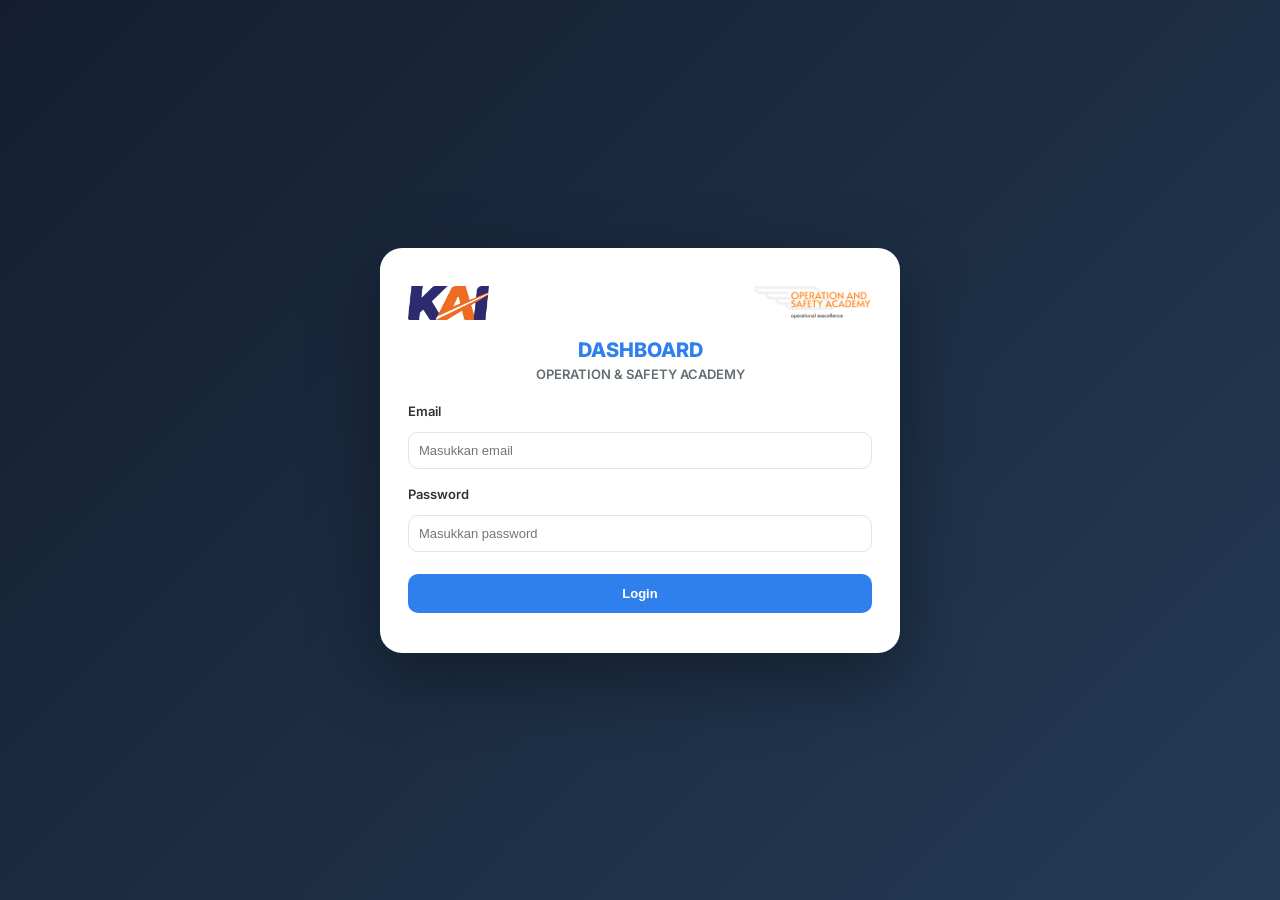
<file: index.html>
<!DOCTYPE html>
<html lang="id">
<head>
<meta charset="UTF-8">
<title>Login | Dashboard OSA</title>
<meta name="viewport" content="width=device-width, initial-scale=1.0">

<!-- CSS DASHBOARD (LOGIN STYLE ADA DI PALING BAWAH) -->
<link rel="stylesheet" href="css/style.css">

<!-- FONT -->
<link href="https://fonts.googleapis.com/css2?family=Inter:wght@400;600;700;800&display=swap" rel="stylesheet">
</head>

<body class="login-page">

<div class="container">

    <div class="card">

        <!-- LOGO -->
        <div class="logo-area">
            <img src="assets/kai.png" alt="Logo KAI">
            <img src="assets/operation.png" alt="OSA">
        </div>

        <!-- HEADER -->
        <div class="header">
            <h1>DASHBOARD</h1>
            <p>OPERATION & SAFETY ACADEMY</p>
        </div>

        <!-- EMAIL -->
        <div class="field">
            <label>Email</label>
            <div class="input-group" id="emailGroup">
                <input type="email" id="email" placeholder="Masukkan email">
                <span class="icon"></span>
            </div>
        </div>

        <!-- PASSWORD -->
        <div class="field">
            <label>Password</label>
            <div class="input-group" id="passwordGroup">
                <input type="password" id="password" placeholder="Masukkan password">
                <span class="icon"></span>
            </div>
        </div>

        <!-- BUTTON -->
        <div class="nav">
            <button onclick="login()">Login</button>
        </div>

        <!-- ERROR MESSAGE -->
        <div id="errorMsg"></div>

    </div>

</div>

<!-- SCRIPT -->
<script src="js/login.js"></script>

</body>
</html>
</file>
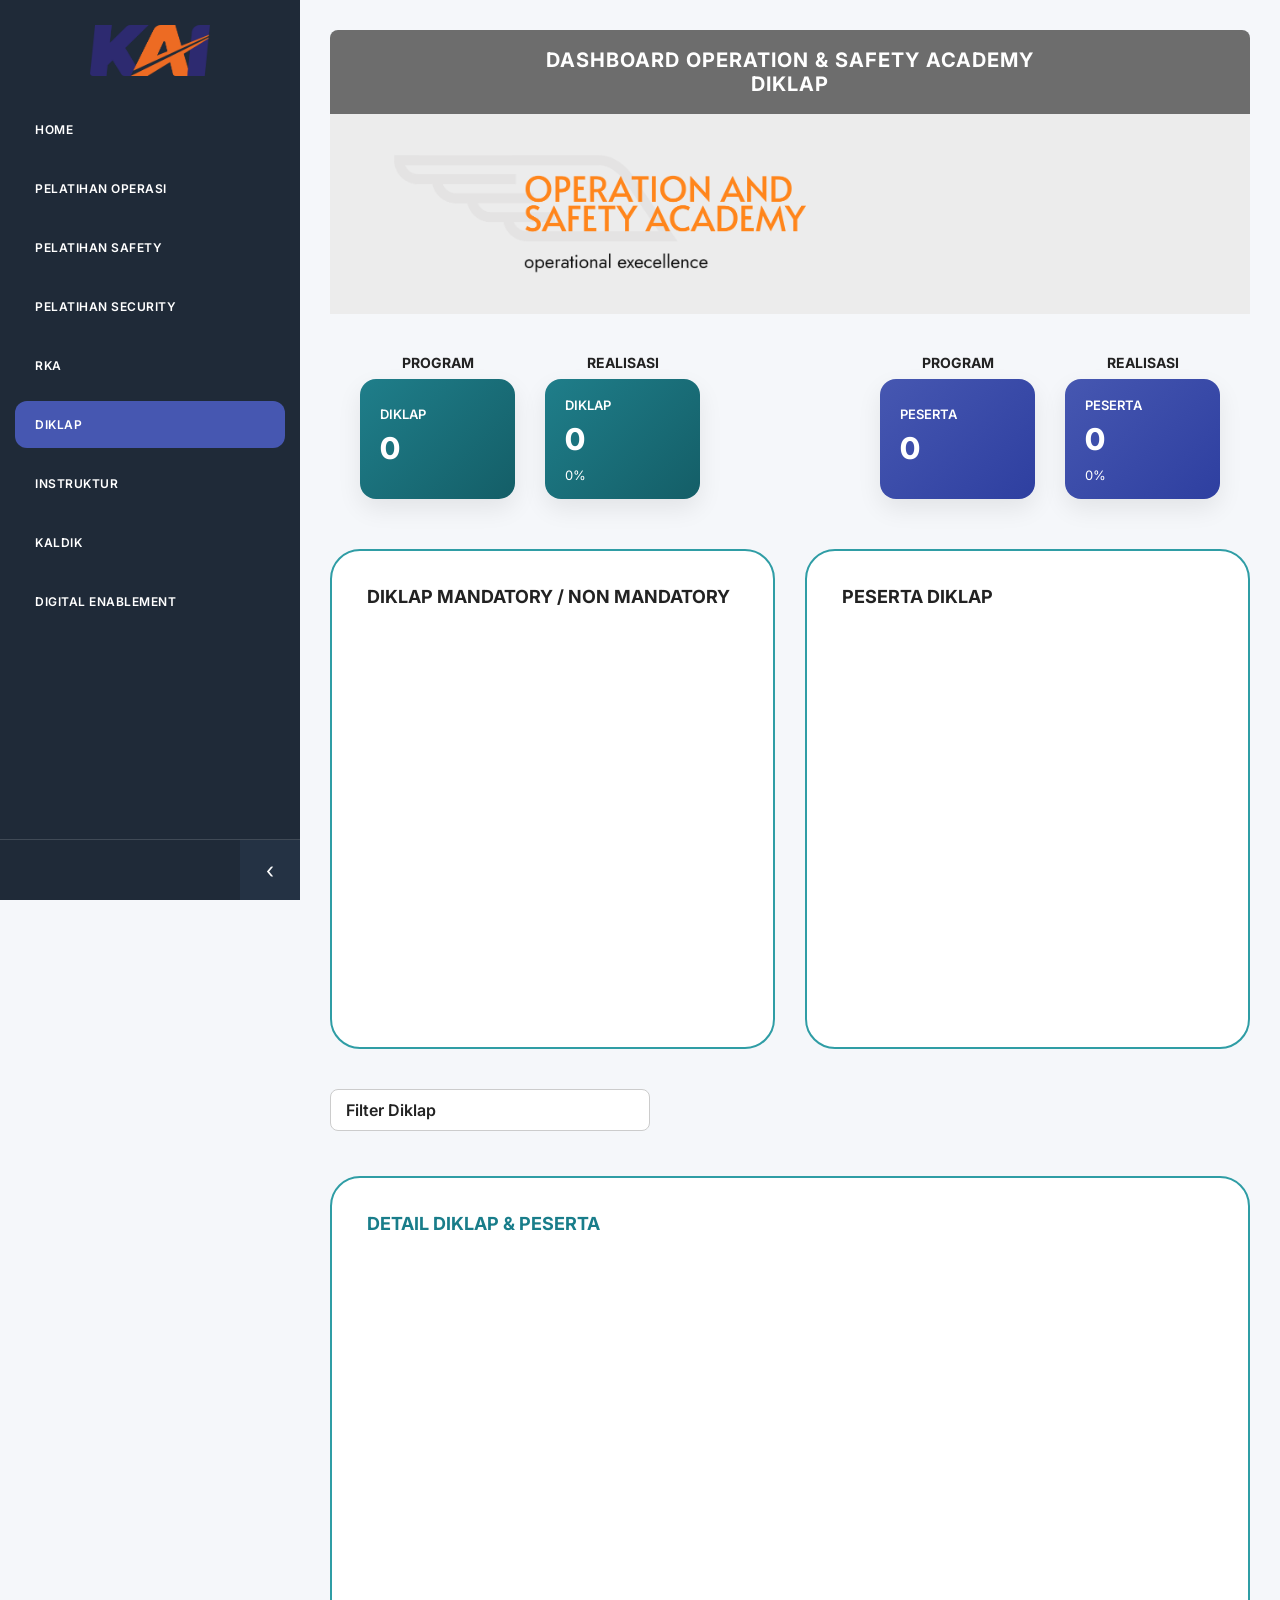
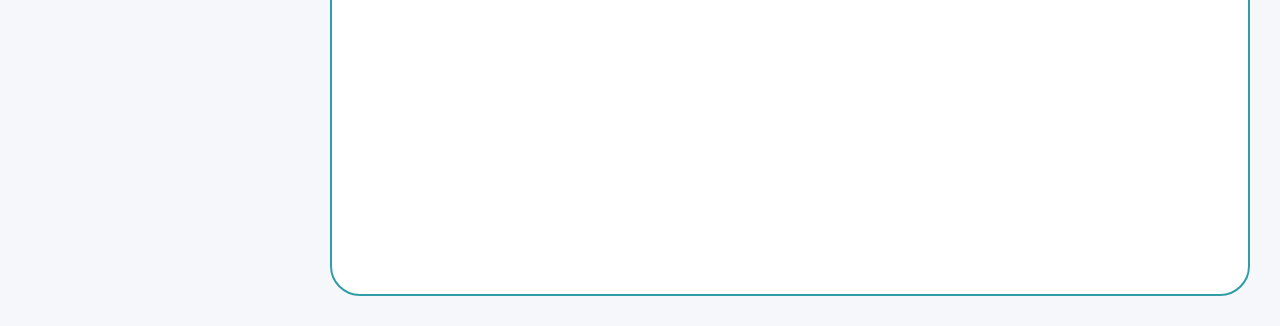
<file: diklap.html>
<!DOCTYPE html>
<html lang="en">
<head>
<meta charset="UTF-8">
<meta name="viewport" content="width=device-width, initial-scale=1.0">
<title>DIKLAP | Dashboard OSA</title>

<link href="https://fonts.googleapis.com/css2?family=Inter:wght@400;600;700;800&display=swap" rel="stylesheet">
<link rel="stylesheet" href="css/style.css">

<script src="https://code.highcharts.com/highcharts.js"></script>
<script src="https://code.highcharts.com/highcharts-3d.js"></script>

</head>

<body class="page-diklap">

<div class="layout">

    <!-- ================= SIDEBAR ================= -->
    <div class="sidebar" id="sidebar">
        <div class="logo">
            <img src="assets/kai.png" width="120">
        </div>

        <ul>
            <li><a href="home.html">HOME</a></li>
            <li><a href="pelatihan_operasi.html">PELATIHAN OPERASI</a></li>
            <li><a href="pelatihan_safety.html">PELATIHAN SAFETY</a></li>
            <li><a href="pelatihan_security.html">PELATIHAN SECURITY</a></li>
            <li><a href="rka.html">RKA</a></li>
            <li class="active"><a href="diklap.html">DIKLAP</a></li>
            <li><a href="instruktur.html">INSTRUKTUR</a></li>
            <li><a href="kaldik.html">KALDIK</a></li>
            <li><a href="digital_enablement.html">DIGITAL ENABLEMENT</a></li>
        </ul>

        <div class="sidebar-toggle" onclick="toggleSidebar()">
            <span class="arrow">&#8249;</span>
        </div>
    </div>

    <!-- ================= MAIN ================= -->
    <div class="main">

        <!-- ================= HEADER ================= -->
        <div class="dashboard-header">
            <div class="dashboard-title">
                DASHBOARD OPERATION & SAFETY ACADEMY <br>
                DIKLAP
            </div>

            <div class="dashboard-hero">
                <img src="assets/operation.png" class="hero-main-img">
            </div>
        </div>


        <!-- ================= KPI DUAL ================= -->
        <div class="kpi-dual">

            <!-- DIKLAP -->
            <div>
                <div class="kpi-row">

                    <!-- PROGRAM -->
                    <div class="kpi-item">
                        <div class="kpi-label">PROGRAM</div>
                        <div class="card teal">
                            <p>DIKLAP</p>
                            <h2 id="kpiProgramDiklap">0</h2>
                        </div>
                    </div>

                    <!-- REALISASI -->
                    <div class="kpi-item">
                        <div class="kpi-label">REALISASI</div>
                        <div class="card teal">
                            <p>DIKLAP</p>
                            <h2 id="kpiRealisasiDiklap">0</h2>
                            <small id="kpiPersenDiklap">0%</small>
                        </div>
                    </div>

                </div>
            </div>


            <!-- PESERTA -->
            <div>
                <div class="kpi-row">

                    <!-- PROGRAM -->
                    <div class="kpi-item">
                        <div class="kpi-label">PROGRAM</div>
                        <div class="card blue">
                            <p>PESERTA</p>
                            <h2 id="kpiProgramPesertaDiklap">0</h2>
                        </div>
                    </div>

                    <!-- REALISASI -->
                    <div class="kpi-item">
                        <div class="kpi-label">REALISASI</div>
                        <div class="card blue">
                            <p>PESERTA</p>
                            <h2 id="kpiRealisasiPesertaDiklap">0</h2>
                            <small id="kpiPersenPesertaDiklap">0%</small>
                        </div>
                    </div>

                </div>
            </div>

        </div>


        <!-- ================= CHART ROW ================= -->
        <div class="diklap-chart-row">

            <!-- MANDATORY -->
            <div class="diklap-chart-box">
                <h3>DIKLAP MANDATORY / NON MANDATORY</h3>
                <div id="mandatoryChart" style="height:380px;"></div>
            </div>

            <!-- PESERTA -->
            <div class="diklap-chart-box">
                <h3>PESERTA DIKLAP</h3>
                <div id="pesertaDiklapChart" style="height:380px;"></div>
            </div>

        </div>


        <!-- ================= FILTER ================= -->
        <div class="filter-wrapper">

            <div class="multi-select" id="diklapFilter">
                <div class="select-box">Filter Diklap</div>

                <div class="checkbox-list" id="checkboxDiklap">
                    <input type="text" id="searchDiklap" placeholder="Type to search">
                    <div id="checkboxContainerDiklap"></div>
                </div>
            </div>

        </div>


        <!-- ================= DETAIL ================= -->
        <div class="chart-section">
            <h3>DETAIL DIKLAP & PESERTA</h3>
            <div id="detailDiklapChart" style="height:600px;"></div>
        </div>

    </div>
</div>


<!-- ================= SIDEBAR TOGGLE ================= -->
<script>
function toggleSidebar(){
    document.querySelector('.sidebar').classList.toggle('collapsed');
    document.querySelector('.main').classList.toggle('collapsed');
}
</script>

<!-- ================= SHEET CONFIG ================= -->
<script>
const SHEET_KPI = "KPI_DIKLAP";
</script>

<!-- ================= JS ================= -->
<script src="js/data.js"></script>
<script src="js/diklap.js"></script>

</body>
</html>
</file>
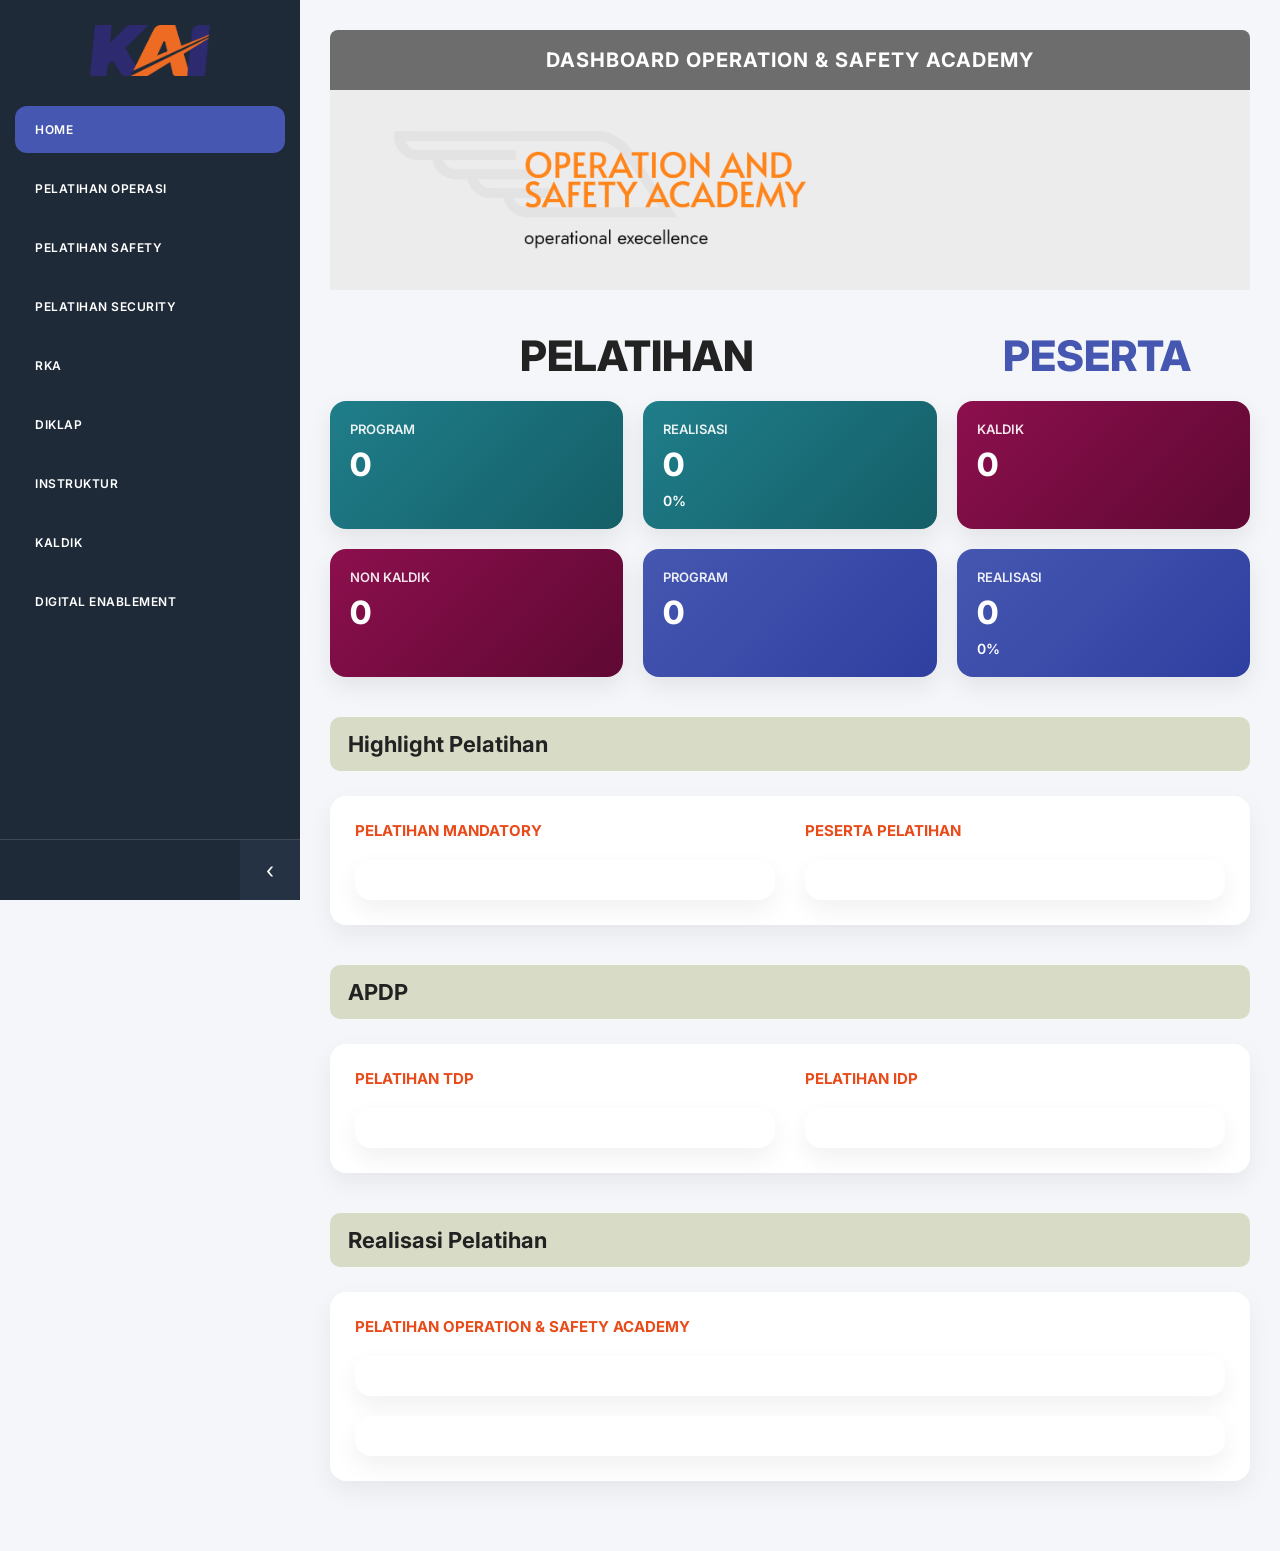
<file: home.html>
<!DOCTYPE html>
<html lang="en">
<head>
<meta charset="UTF-8">
<meta name="viewport" content="width=device-width, initial-scale=1.0">
<title>Dashboard OSA</title>

<link href="https://fonts.googleapis.com/css2?family=Inter:wght@400;600;700;800&display=swap" rel="stylesheet">
<link rel="stylesheet" href="css/style.css">

<!-- HIGHCHARTS 3D -->
<script src="https://code.highcharts.com/highcharts.js"></script>
<script src="https://code.highcharts.com/highcharts-3d.js"></script>

</head>

<body>

<div class="layout">

<div class="sidebar" id="sidebar">
    <div class="logo">
        <img src="assets/kai.png" width="120">
    </div>


<ul>
    <li class="active"><a href="home.html">HOME</a></li>
    <li><a href="pelatihan_operasi.html">PELATIHAN OPERASI</a></li>
    <li><a href="pelatihan_safety.html">PELATIHAN SAFETY</a></li>
    <li><a href="pelatihan_security.html">PELATIHAN SECURITY</a></li>
    <li><a href="rka.html">RKA</a></li>
    <li><a href="diklap.html">DIKLAP</a></li>
    <li><a href="instruktur.html">INSTRUKTUR</a></li>
    <li><a href="kaldik.html">KALDIK</a></li>
    <li><a href="digital_enablement.html">DIGITAL ENABLEMENT</a></li>
</ul>



    <!-- TARUH DI SINI -->
    <div class="sidebar-toggle" onclick="toggleSidebar()">
        <span class="arrow">&#8249;</span>

    </div>

</div>

    <!-- MAIN CONTENT -->
    <div class="main">

    
<!-- DASHBOARD HEADER (TAMBAHAN) -->
<div class="dashboard-header">

    <div class="dashboard-title">
        DASHBOARD OPERATION & SAFETY ACADEMY
    </div>

<div class="dashboard-hero">

    <!-- Gambar Operation dipindah ke kiri -->
    <img src="assets/operation.png" class="hero-main-img">

</div>


</div>

        <!-- HEADER -->
        <div class="top-header">
            <h1>PELATIHAN</h1>
            <h1 class="right">PESERTA</h1>
        </div>

        <!-- KPI -->
        <div class="kpi-wrapper">

            <div class="card teal">
                <h4>PROGRAM</h4>
                <h2 id="kpiProgramPelatihan">0</h2>
            </div>

            <div class="card teal">
                <h4>REALISASI</h4>
                <h2 id="kpiRealisasiPelatihan">0</h2>
                <p id="kpiPersenPelatihan">0%</p>
            </div>

            <div class="card magenta">
                <h4>KALDIK</h4>
                <h2 id="kpiKaldik">0</h2>
            </div>

            <div class="card magenta">
                <h4>NON KALDIK</h4>
                <h2 id="kpiNonKaldik">0</h2>
            </div>

            <div class="card blue">
                <h4>PROGRAM</h4>
                <h2 id="kpiProgramPeserta">0</h2>
            </div>

            <div class="card blue">
                <h4>REALISASI</h4>
                <h2 id="kpiRealisasiPeserta">0</h2>
                <p id="kpiPersenPeserta">0%</p>
            </div>

        </div>

        <!-- Highlight -->
        <div class="section-title">Highlight Pelatihan</div>

<div class="box full">
    <div class="double-box">

        <div>
            <h3>PELATIHAN MANDATORY</h3>
            <div id="mandatoryChart" class="chart-box"></div>
        </div>

        <div>
            <h3>PESERTA PELATIHAN</h3>
            <div id="pesertaChart" class="chart-box"></div>
            
        </div>

    </div>
</div>


<!-- ================= APDP (HARUS DI LUAR double-box DI ATAS) ================= -->

<div class="section-title">APDP</div>

<div class="box full">
    <div class="double-box">

        <div>
            <h3>PELATIHAN TDP</h3>
            <div id="tdpChart" class="chart-box"></div>
        </div>

        <div>
            <h3>PELATIHAN IDP</h3>
            <div id="idpChart" class="chart-box"></div>
        </div>

    </div>
</div>




  <!-- ================= Realisasi ================= -->

<div class="section-title">Realisasi Pelatihan</div>

<div class="box full">
    <h3>PELATIHAN OPERATION & SAFETY ACADEMY</h3>
    <div id="academyVolumeChart" class="chart-box"></div>

<br>

<div id="academyPesertaChart" class="chart-box"></div>

</div>

    </div>
</div>

<script>
function toggleSidebar(){
    document.querySelector('.sidebar').classList.toggle('collapsed');
    document.querySelector('.main').classList.toggle('collapsed');

    // PAKSA CHART RESIZE
    setTimeout(function(){
        if (typeof resizeCharts === "function") {
            resizeCharts();
        }
    }, 300);
}
</script>


<script>
const SHEET_KPI = "KPI_UTAMA";
</script>
<script src="js/data.js"></script>
<script src="js/charts.js"></script>


</body>
</html>
</file>
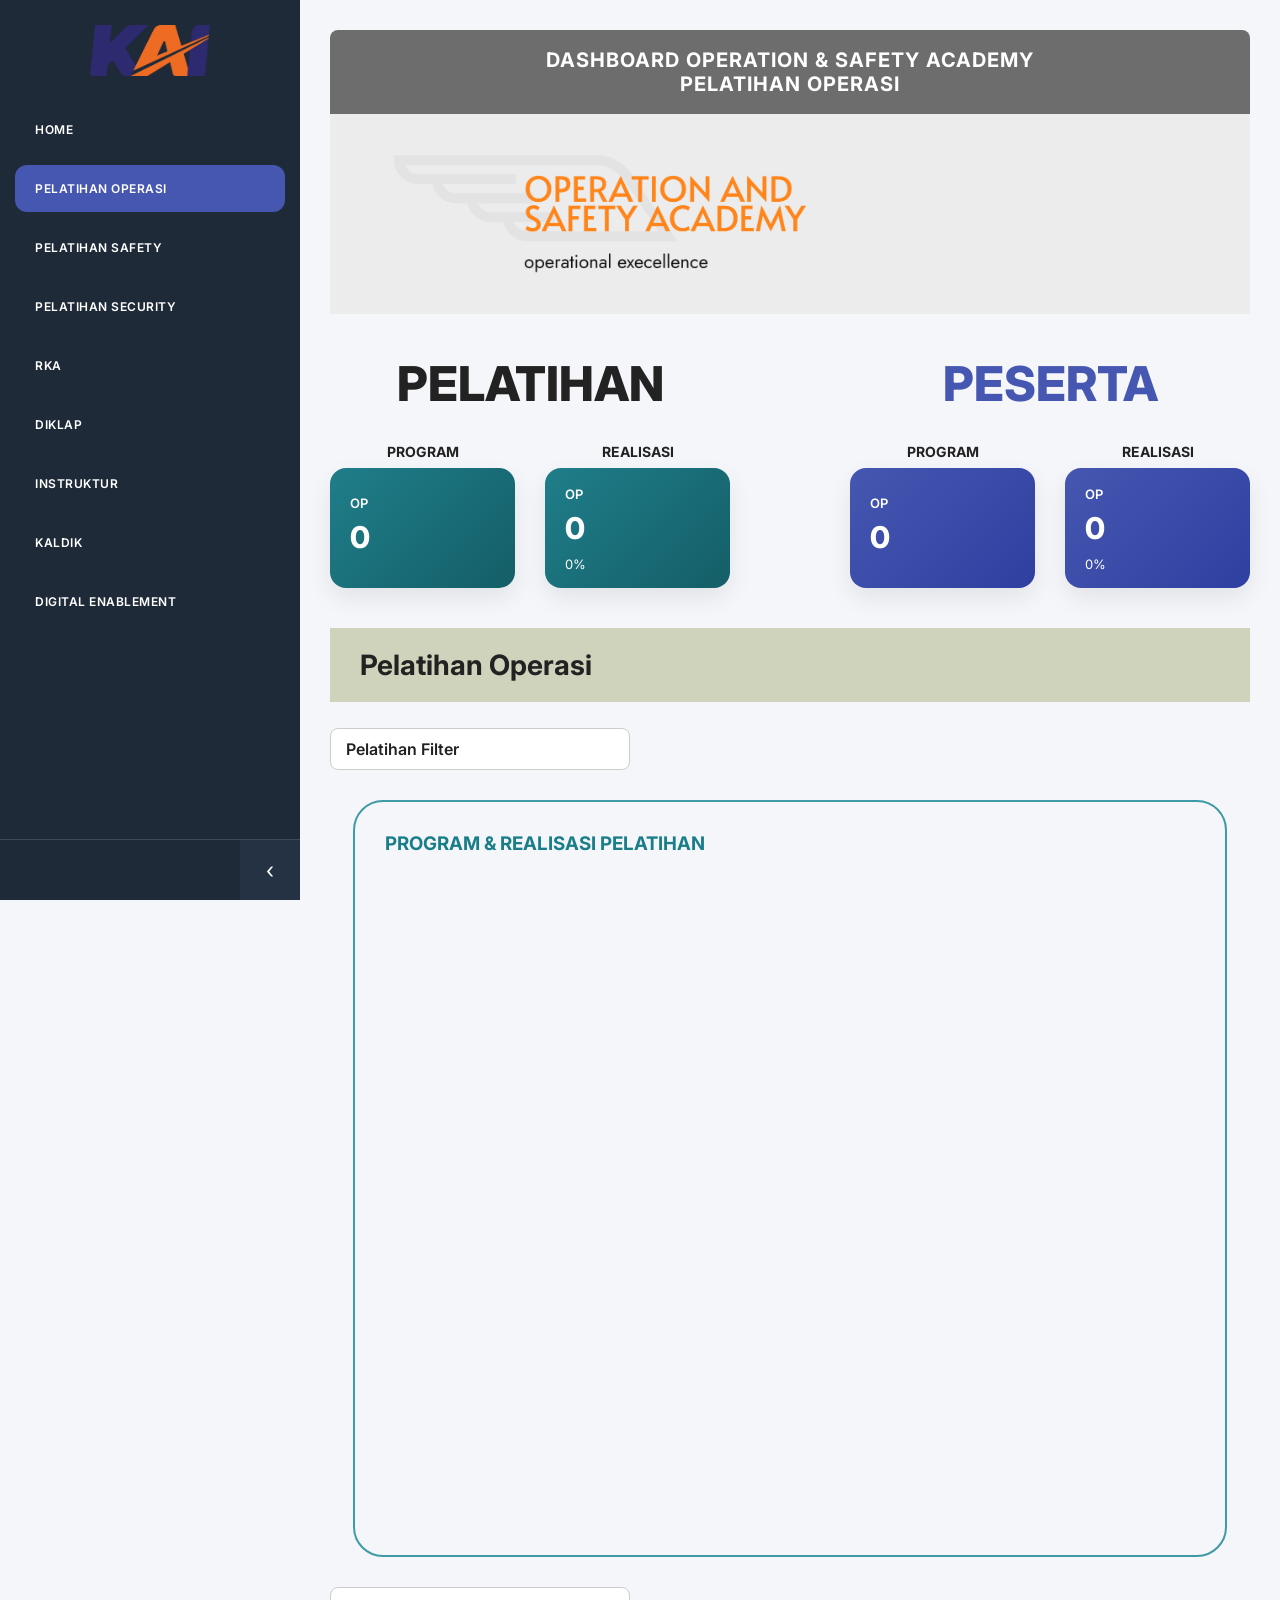
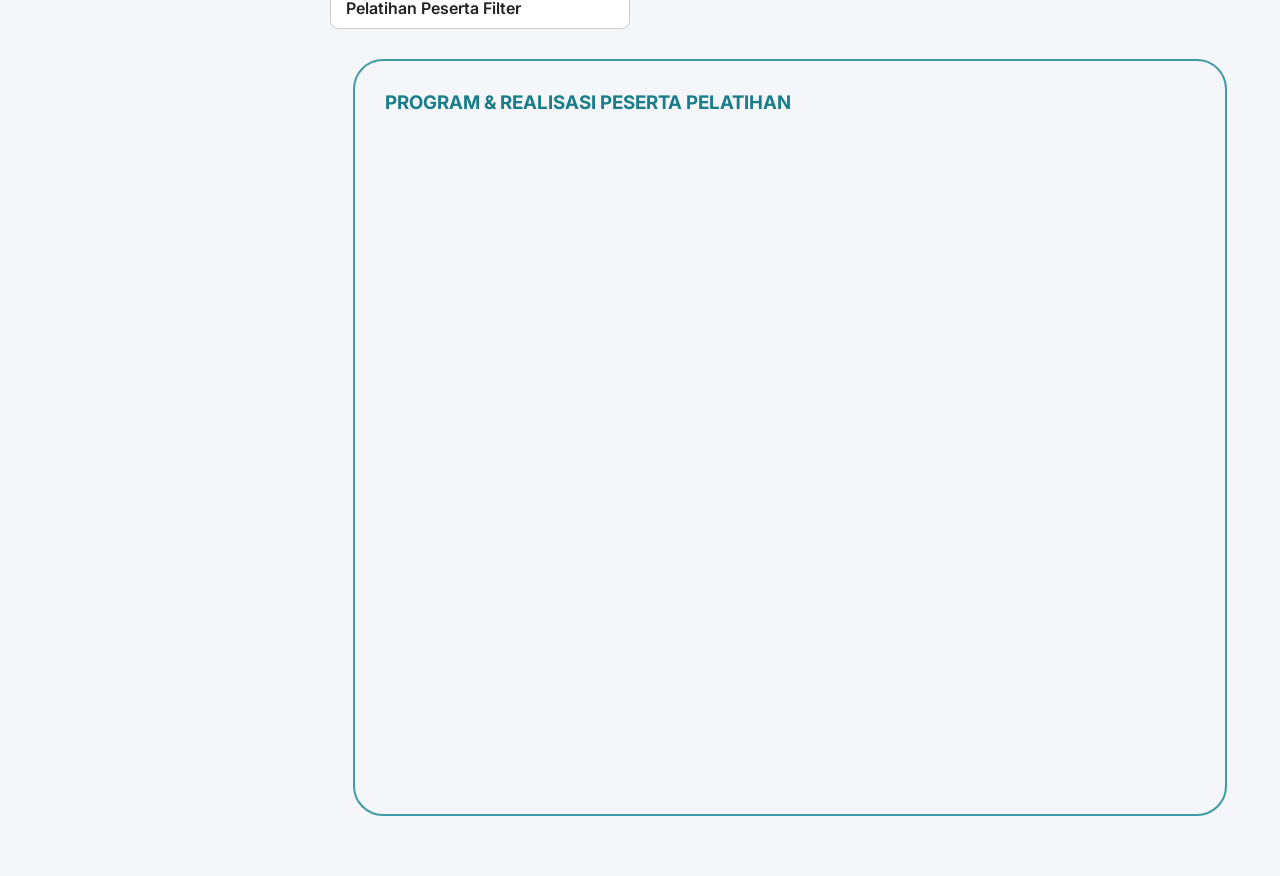
<file: pelatihan_operasi.html>
<!DOCTYPE html>
<html lang="en">
<head>
<meta charset="UTF-8">
<meta name="viewport" content="width=device-width, initial-scale=1.0">
<title>Pelatihan Operasi | Dashboard OSA</title>

<link href="https://fonts.googleapis.com/css2?family=Inter:wght@400;600;700;800&display=swap" rel="stylesheet">
<link rel="stylesheet" href="css/style.css">
<script src="https://code.highcharts.com/highcharts.js"></script>
<script src="https://code.highcharts.com/highcharts-3d.js"></script>

</head>

<body class="page-operasi">

<div class="layout">

    <!-- SIDEBAR -->
    <div class="sidebar" id="sidebar">
        <div class="logo">
            <img src="assets/kai.png" width="120">
        </div>

        <ul>
            <li><a href="home.html">HOME</a></li>
            <li class="active"><a href="pelatihan_operasi.html">PELATIHAN OPERASI</a></li>
            <li><a href="pelatihan_safety.html">PELATIHAN SAFETY</a></li>
            <li><a href="pelatihan_security.html">PELATIHAN SECURITY</a></li>
            <li><a href="rka.html">RKA</a></li>
            <li><a href="diklap.html">DIKLAP</a></li>
            <li><a href="instruktur.html">INSTRUKTUR</a></li>
            <li><a href="kaldik.html">KALDIK</a></li>
            <li><a href="digital_enablement.html">DIGITAL ENABLEMENT</a></li>
        </ul>

        <div class="sidebar-toggle" onclick="toggleSidebar()">
            <span class="arrow">&#8249;</span>
        </div>
    </div>


    <!-- MAIN -->
    <div class="main">

        <!-- HEADER -->
        <div class="dashboard-header">
            <div class="dashboard-title">
                DASHBOARD OPERATION & SAFETY ACADEMY <br>
                PELATIHAN OPERASI
            </div>

            <div class="dashboard-hero">
                <img src="assets/operation.png" class="hero-main-img">
            </div>
        </div>


        <!-- TITLE ROW -->
        <div class="top-header">
            <h1>PELATIHAN</h1>
            <h1 class="right">PESERTA</h1>
        </div>


        <!-- KPI DUAL -->
        <div class="kpi-dual">

            <!-- PELATIHAN -->
            <div>
                <div class="kpi-row">

                    <div class="kpi-item">
                        <div class="kpi-label">PROGRAM</div>
                        <div class="card teal">
                            <p>OP</p>
                            <h2 id="kpiProgramPelatihan">0</h2>

                        </div>
                    </div>

                    <div class="kpi-item">
                        <div class="kpi-label">REALISASI</div>
                        <div class="card teal">
                            <p>OP</p>
<h2 id="kpiRealisasiPelatihan">0</h2>
<small id="kpiPersenPelatihan">0%</small>

                        </div>
                    </div>

                </div>
            </div>

            <!-- PESERTA -->
            <div>
                <div class="kpi-row">

                    <div class="kpi-item">
                        <div class="kpi-label">PROGRAM</div>
                        <div class="card blue">
                            <p>OP</p>
<h2 id="kpiProgramPeserta">0</h2>

                        </div>
                    </div>

                    <div class="kpi-item">
                        <div class="kpi-label">REALISASI</div>
                        <div class="card blue">
                            <p>OP</p>
<h2 id="kpiRealisasiPeserta">0</h2>
<small id="kpiPersenPeserta">0%</small>

                        </div>
                    </div>

                </div>
            </div>

        </div>
        <!-- END KPI -->


        <!-- SECTION TITLE -->
        <div class="section-title-green">
            Pelatihan Operasi
        </div>


<!-- UPLOAD FILE -->
<div class="filter-wrapper">

<div class="multi-select" id="pelatihanFilter">
    <div class="select-box">Pelatihan Filter</div>

    <div class="checkbox-list" id="checkboxList">
        <input type="text" id="searchPelatihan" placeholder="Type to search">
        <div id="checkboxContainer"></div>
    </div>
</div>


</div>


        <!-- MAIN CHART -->
        <div class="chart-section">
            <h3>PROGRAM & REALISASI PELATIHAN</h3>
<div id="operasiChart" style="height:400px;"></div>


        </div>
<!-- ================= PESERTA SECTION ================= -->

<div class="filter-wrapper">
 <div class="multi-select" id="pelatihanFilterPeserta">
    <div class="select-box">Pelatihan Peserta Filter</div>

    <div class="checkbox-list" id="checkboxListPeserta">
        <input type="text" id="searchPelatihanPeserta" placeholder="Type to search">
        <div id="checkboxContainerPeserta"></div>
    </div>
</div>

</div>

<div class="chart-section">
    <h3>PROGRAM & REALISASI PESERTA PELATIHAN</h3>
    <div id="pesertaOperasiChart" style="height:600px;"></div>
</div>
<script>
function toggleSidebar(){
    document.querySelector('.sidebar').classList.toggle('collapsed');
    document.querySelector('.main').classList.toggle('collapsed');
}
</script>
<script>
const SHEET_KPI = "KPI_OPERASI";  // ⬅ ganti sesuai nama sheet di Excel
</script>

<script src="js/data.js"></script>
<script src="js/charts.js"></script>

</body>
</html>
</file>
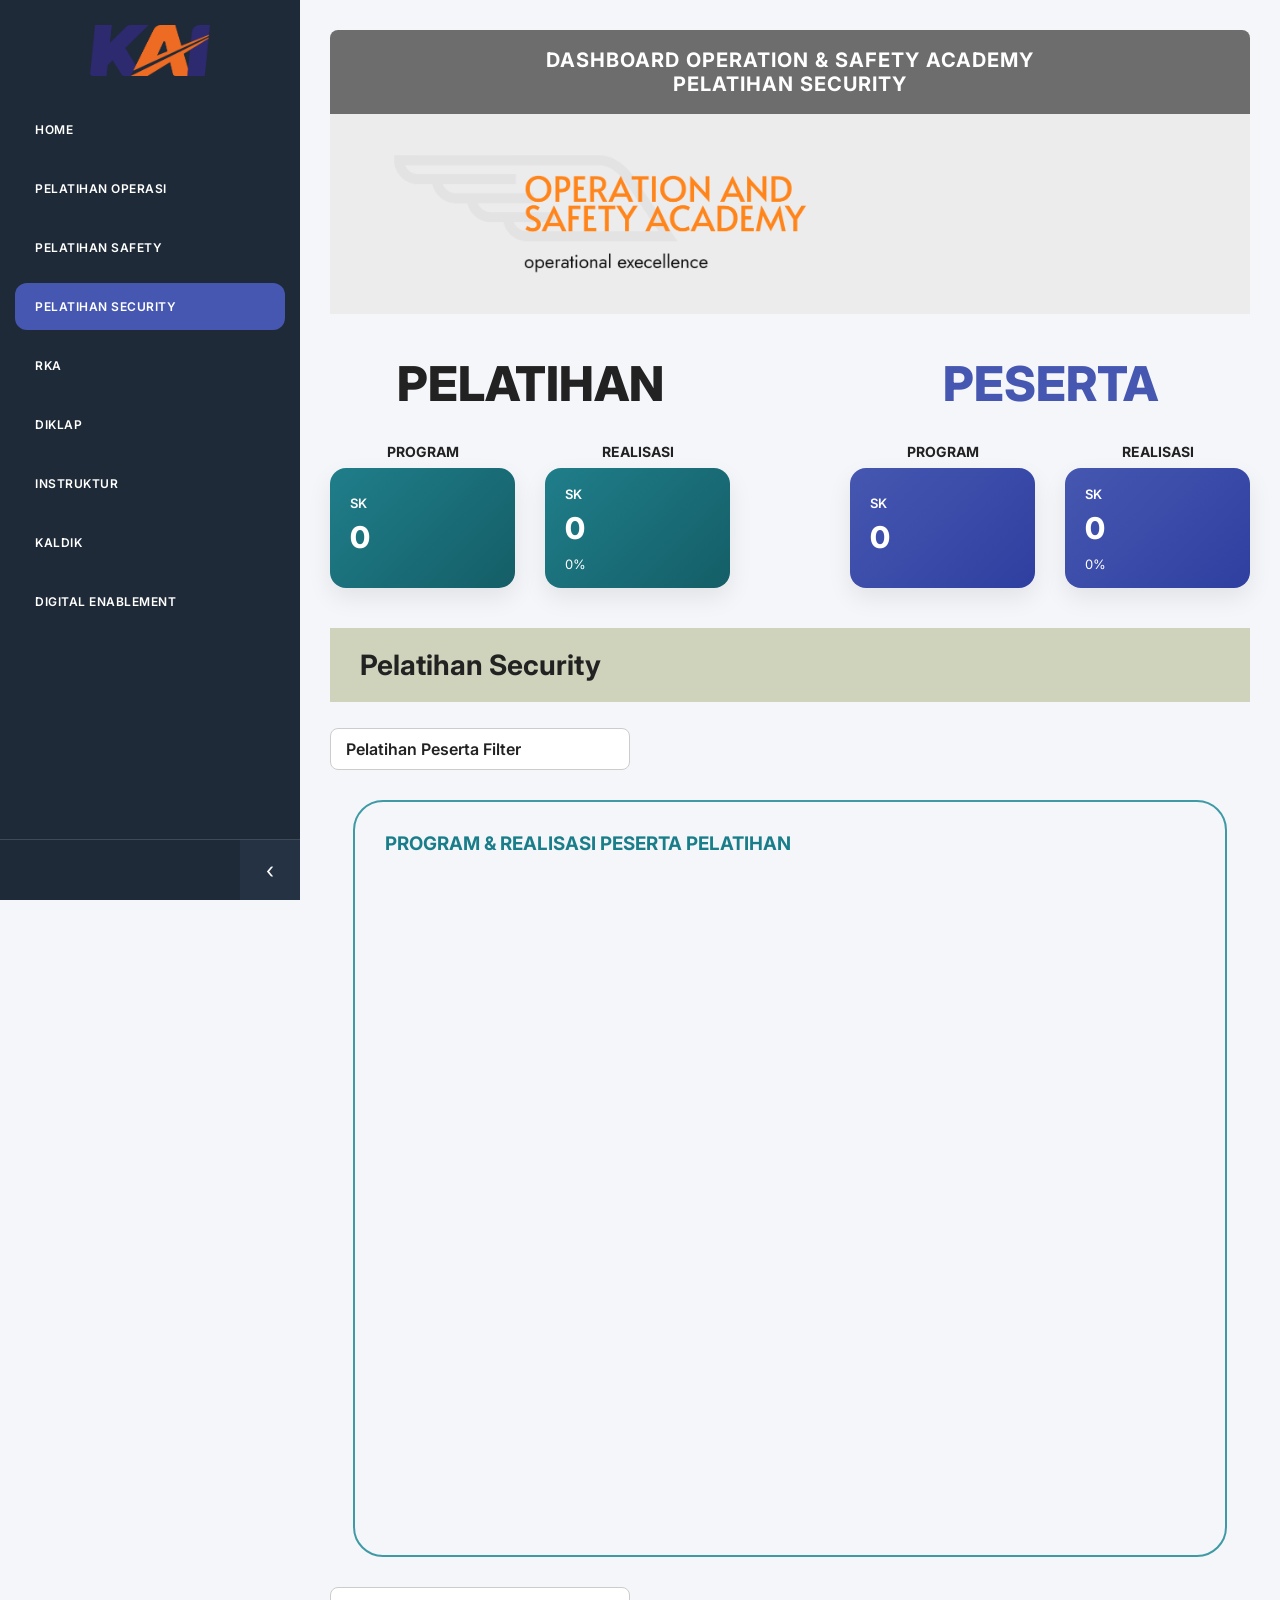
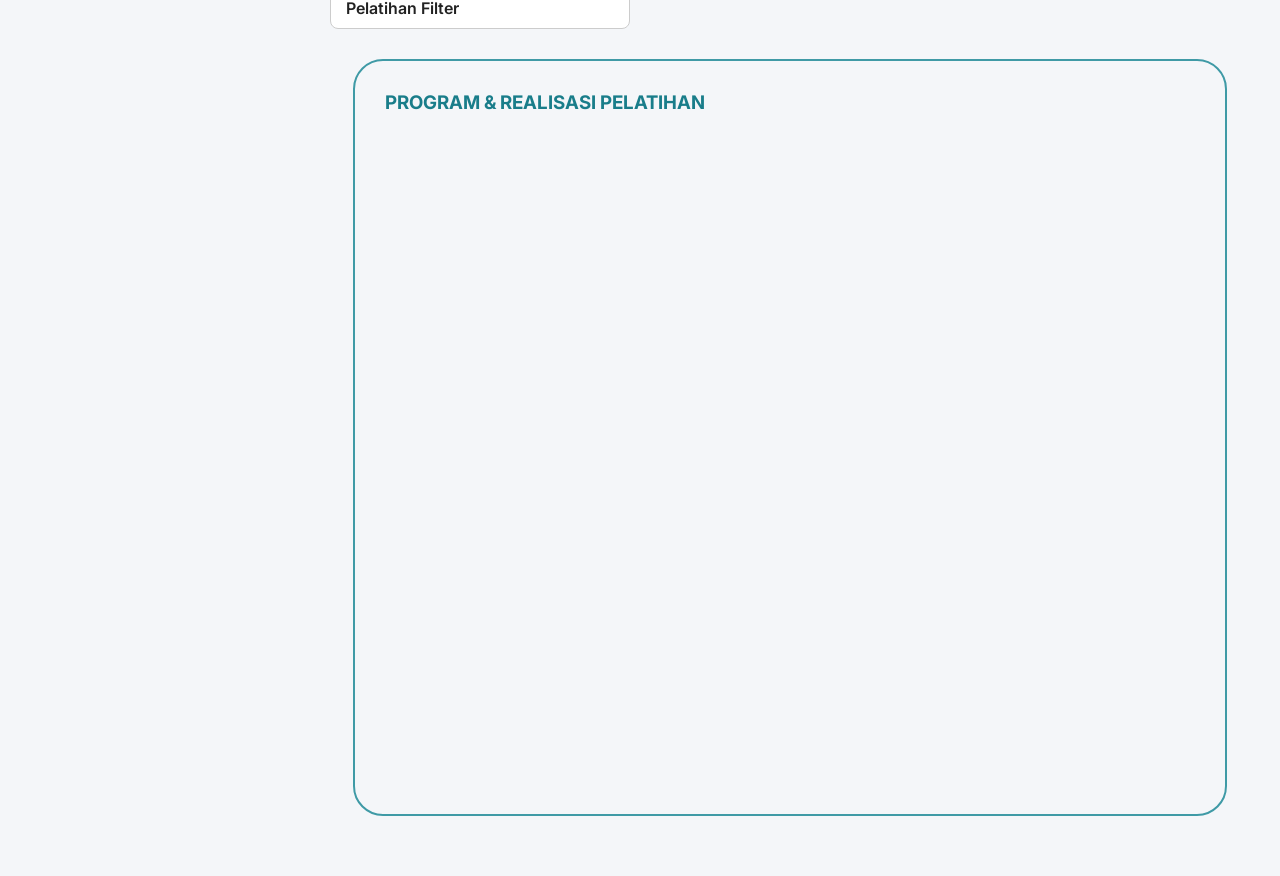
<file: pelatihan_security.html>
<!DOCTYPE html>
<html lang="en">
<head>
<meta charset="UTF-8">
<meta name="viewport" content="width=device-width, initial-scale=1.0">
<title>Pelatihan Security | Dashboard OSA</title>

<link href="https://fonts.googleapis.com/css2?family=Inter:wght@400;600;700;800&display=swap" rel="stylesheet">
<link rel="stylesheet" href="css/style.css">

</head>

<body class="page-security">

<div class="layout">

    <!-- SIDEBAR -->
    <div class="sidebar" id="sidebar">
        <div class="logo">
            <img src="assets/kai.png" width="120">
        </div>

        <ul>
            <li><a href="home.html">HOME</a></li>
            <li><a href="pelatihan_operasi.html">PELATIHAN OPERASI</a></li>
            <li><a href="pelatihan_safety.html">PELATIHAN SAFETY</a></li>
            <li class="active"><a href="pelatihan_security.html">PELATIHAN SECURITY</a></li>
            <li><a href="rka.html">RKA</a></li>
            <li><a href="diklap.html">DIKLAP</a></li>
            <li><a href="instruktur.html">INSTRUKTUR</a></li>
            <li><a href="kaldik.html">KALDIK</a></li>
            <li><a href="digital_enablement.html">DIGITAL ENABLEMENT</a></li>
        </ul>

        <div class="sidebar-toggle" onclick="toggleSidebar()">
            <span class="arrow">&#8249;</span>
        </div>
    </div>

    <!-- MAIN -->
    <div class="main">

        <!-- HEADER -->
        <div class="dashboard-header">
            <div class="dashboard-title">
                DASHBOARD OPERATION & SAFETY ACADEMY <br>
                PELATIHAN SECURITY
            </div>

            <div class="dashboard-hero">
                <img src="assets/operation.png" class="hero-main-img">
            </div>
        </div>

        <!-- TITLE ROW -->
        <div class="top-header">
            <h1>PELATIHAN</h1>
            <h1 class="right">PESERTA</h1>
        </div>

        <!-- KPI DUAL -->
        <div class="kpi-dual">

            <!-- PELATIHAN -->
            <div>
                <div class="kpi-row">

                    <div class="kpi-item">
                        <div class="kpi-label">PROGRAM</div>
                        <div class="card teal">
                            <p>SK</p>
                            <h2 id="kpiProgramPelatihanSecurity">0</h2>
                        </div>
                    </div>

                    <div class="kpi-item">
                        <div class="kpi-label">REALISASI</div>
                        <div class="card teal">
                            <p>SK</p>
                            <h2 id="kpiRealisasiPelatihanSecurity">0</h2>
                            <small id="kpiPersenPelatihanSecurity">0%</small>
                        </div>
                    </div>

                </div>
            </div>

            <!-- PESERTA -->
            <div>
                <div class="kpi-row">

                    <div class="kpi-item">
                        <div class="kpi-label">PROGRAM</div>
                        <div class="card blue">
                            <p>SK</p>
                            <h2 id="kpiProgramPesertaSecurity">0</h2>
                        </div>
                    </div>

                    <div class="kpi-item">
                        <div class="kpi-label">REALISASI</div>
                        <div class="card blue">
                            <p>SK</p>
                            <h2 id="kpiRealisasiPesertaSecurity">0</h2>
                            <small id="kpiPersenPesertaSecurity">0%</small>
                        </div>
                    </div>

                </div>
            </div>

        </div>

        <!-- SECTION TITLE -->
        <div class="section-title-green">
            Pelatihan Security
        </div>

        <!-- FILTER ATAS -->
        <div class="filter-wrapper">
            <div class="multi-select" id="pelatihanFilter">
                <div class="select-box">Pelatihan Peserta Filter</div>

                <div class="checkbox-list" id="checkboxList">
                    <input type="text" id="searchPelatihan" placeholder="Type to search">
                    <div id="checkboxContainer"></div>
                </div>
            </div>
        </div>

        <!-- CHART ATAS -->
        <div class="chart-section">
            <h3>PROGRAM & REALISASI PESERTA PELATIHAN</h3>
            <div id="securityChart" style="height:400px;"></div>
        </div>

        <!-- FILTER BAWAH -->
        <div class="filter-wrapper">
            <div class="multi-select" id="pelatihanFilterPeserta">
                <div class="select-box">Pelatihan Filter</div>

                <div class="checkbox-list" id="checkboxListPeserta">
                    <input type="text" id="searchPelatihanPeserta" placeholder="Type to search">
                    <div id="checkboxContainerPeserta"></div>
                </div>
            </div>
        </div>

        <!-- CHART BAWAH -->
        <div class="chart-section">
            <h3>PROGRAM & REALISASI PELATIHAN</h3>
            <div id="pesertaSecurityChart" style="height:600px;"></div>
        </div>

    </div>
</div>


<script>
    // DROPDOWN ATAS
document.querySelector('#pelatihanFilter .select-box')
.addEventListener('click', function(){
    const list = document.getElementById('checkboxList');
    list.style.display =
        list.style.display === 'block' ? 'none' : 'block';
});

// DROPDOWN BAWAH
document.querySelector('#pelatihanFilterPeserta .select-box')
.addEventListener('click', function(){
    const list = document.getElementById('checkboxListPeserta');
    list.style.display =
        list.style.display === 'block' ? 'none' : 'block';
});

function toggleSidebar(){
    document.querySelector('.sidebar').classList.toggle('collapsed');
    document.querySelector('.main').classList.toggle('collapsed');
}
</script>

<script src="js/data.js"></script>

<script src="https://code.highcharts.com/highcharts.js"></script>
<script src="https://code.highcharts.com/highcharts-3d.js"></script>

<script src="js/security.js"></script>

</body>
</html>
</file>
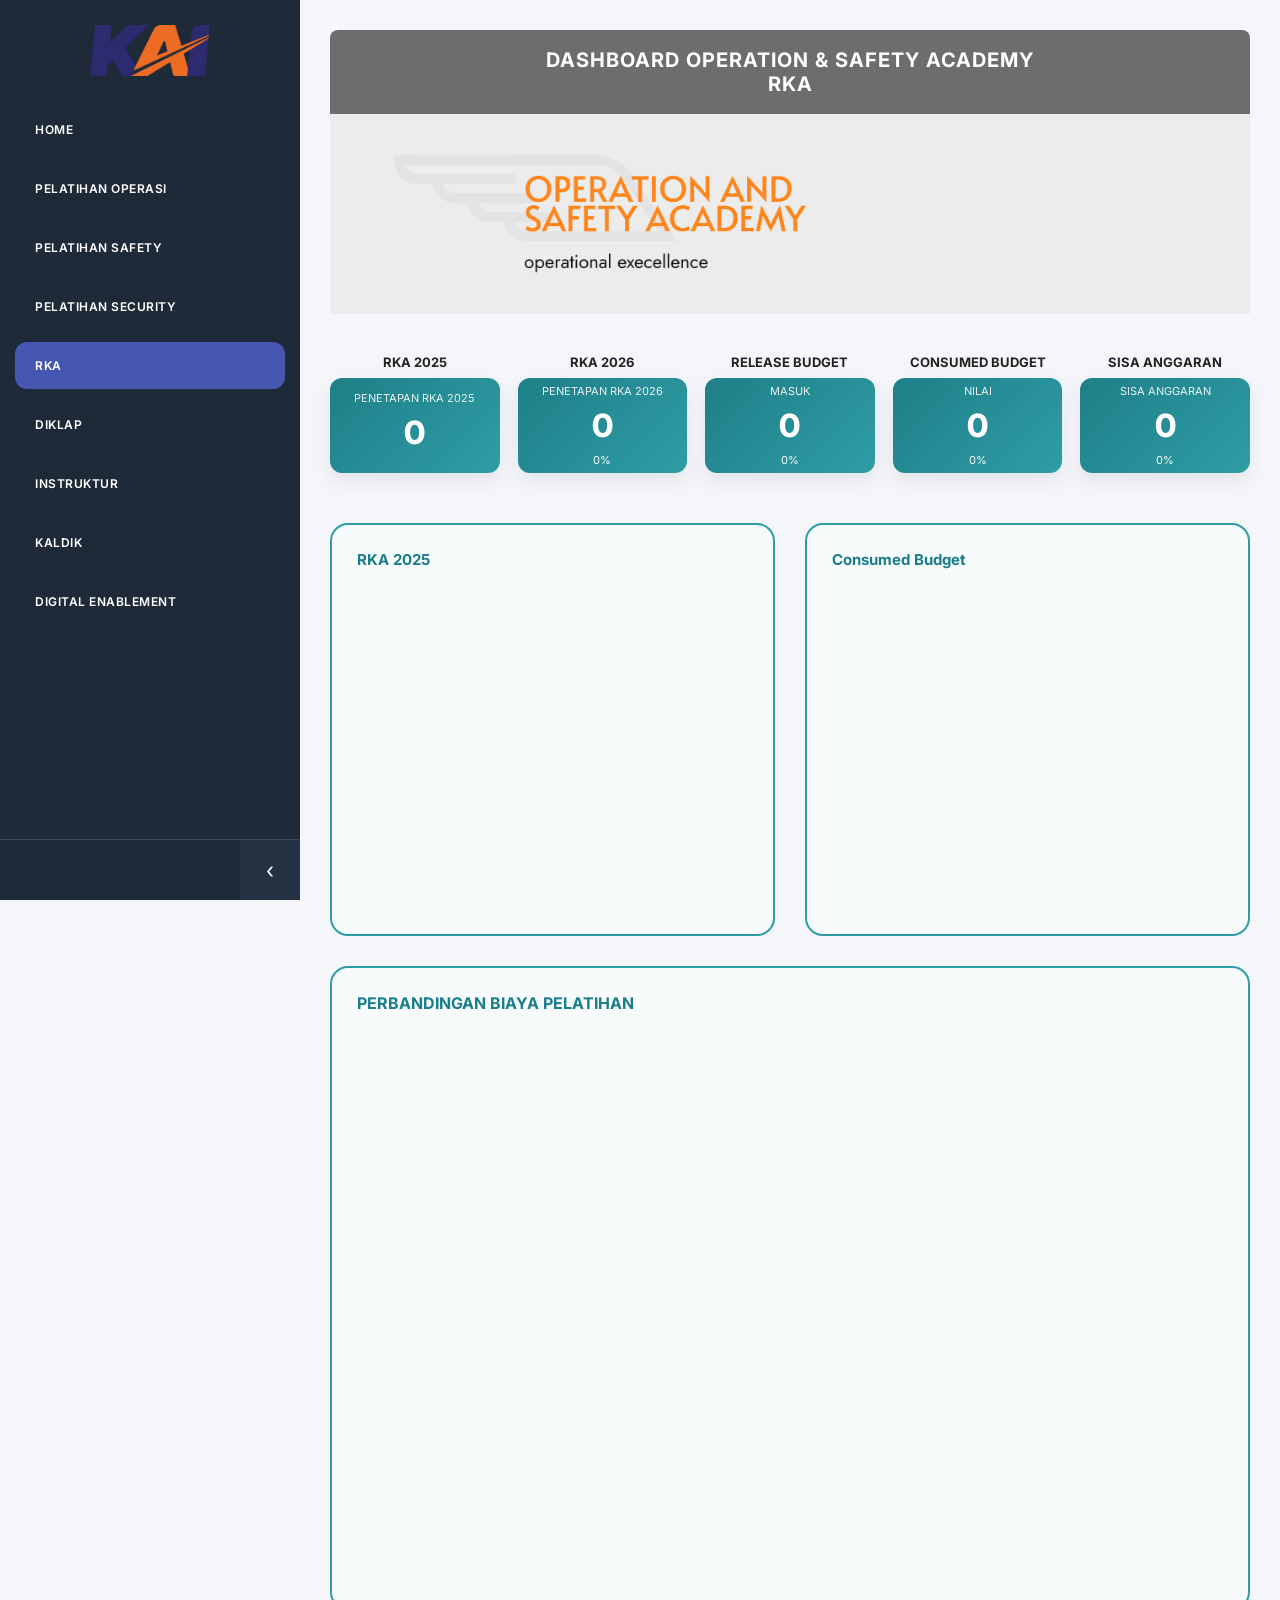
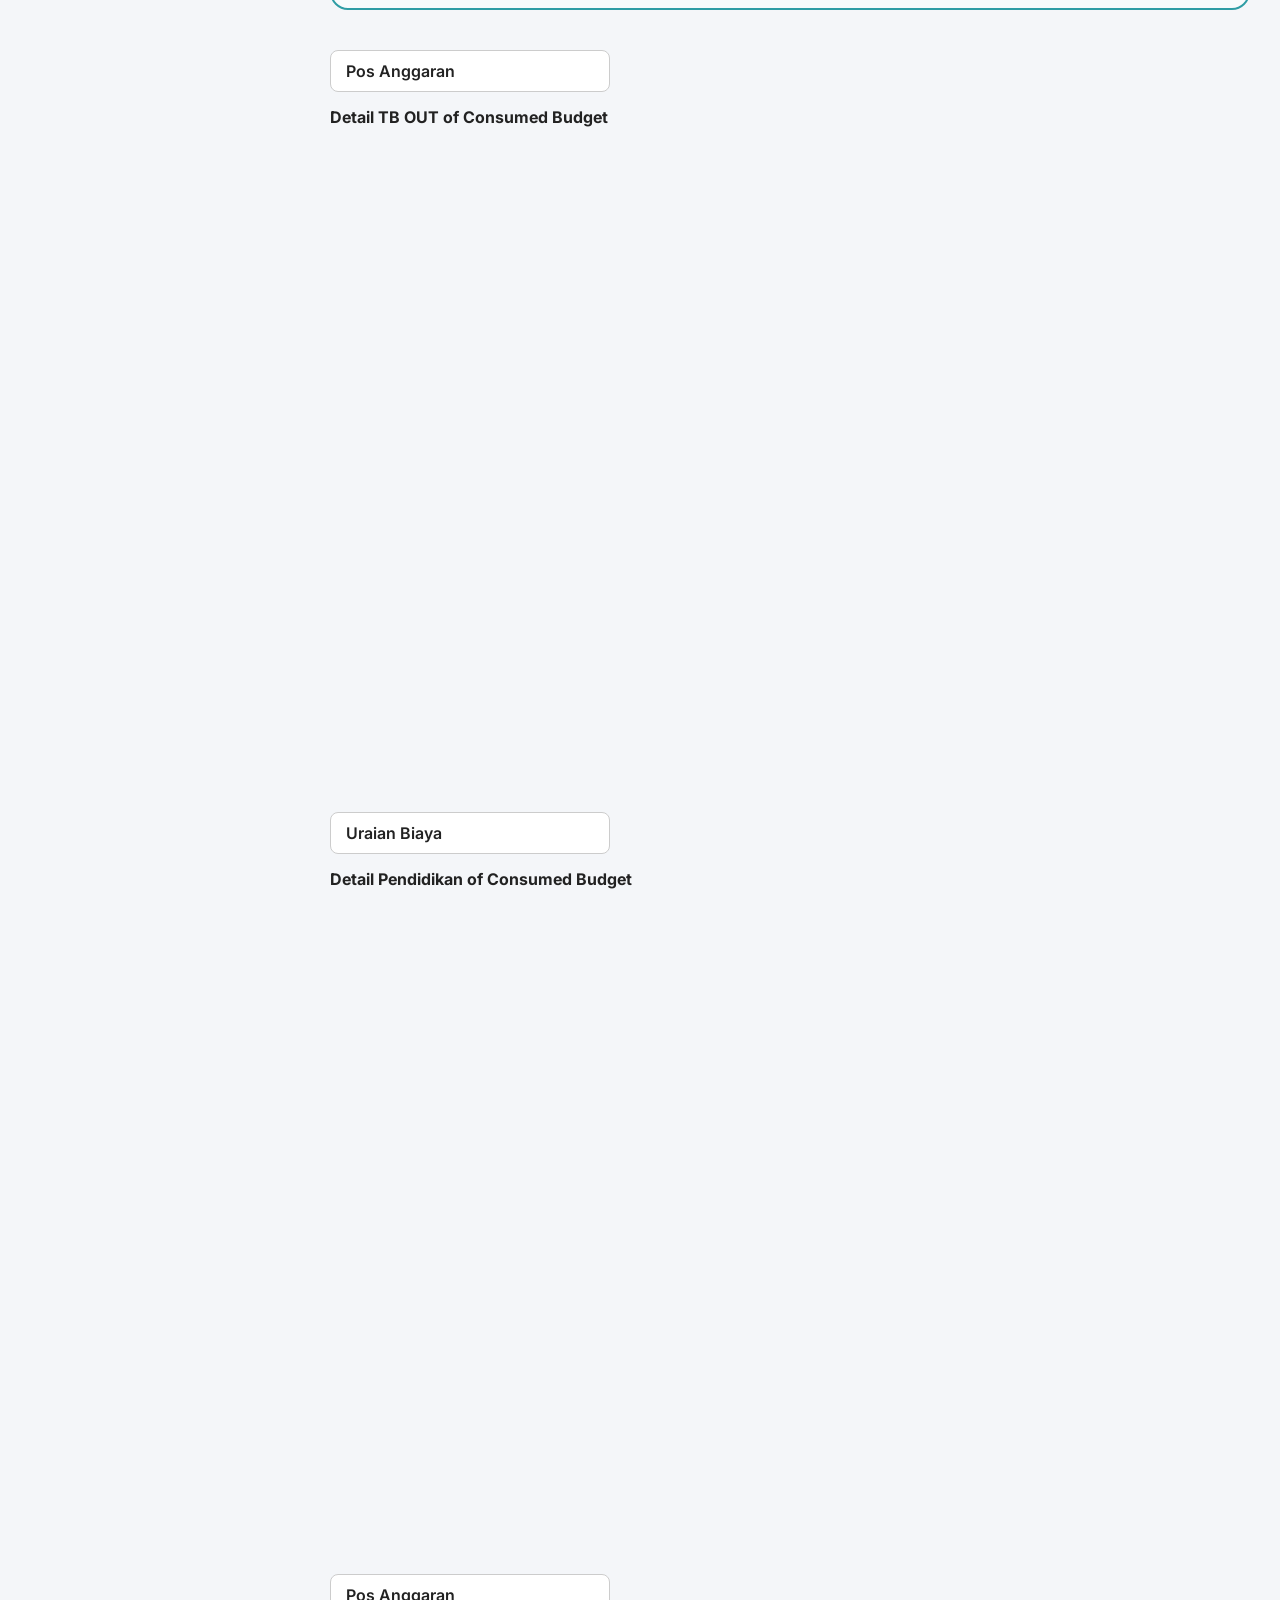
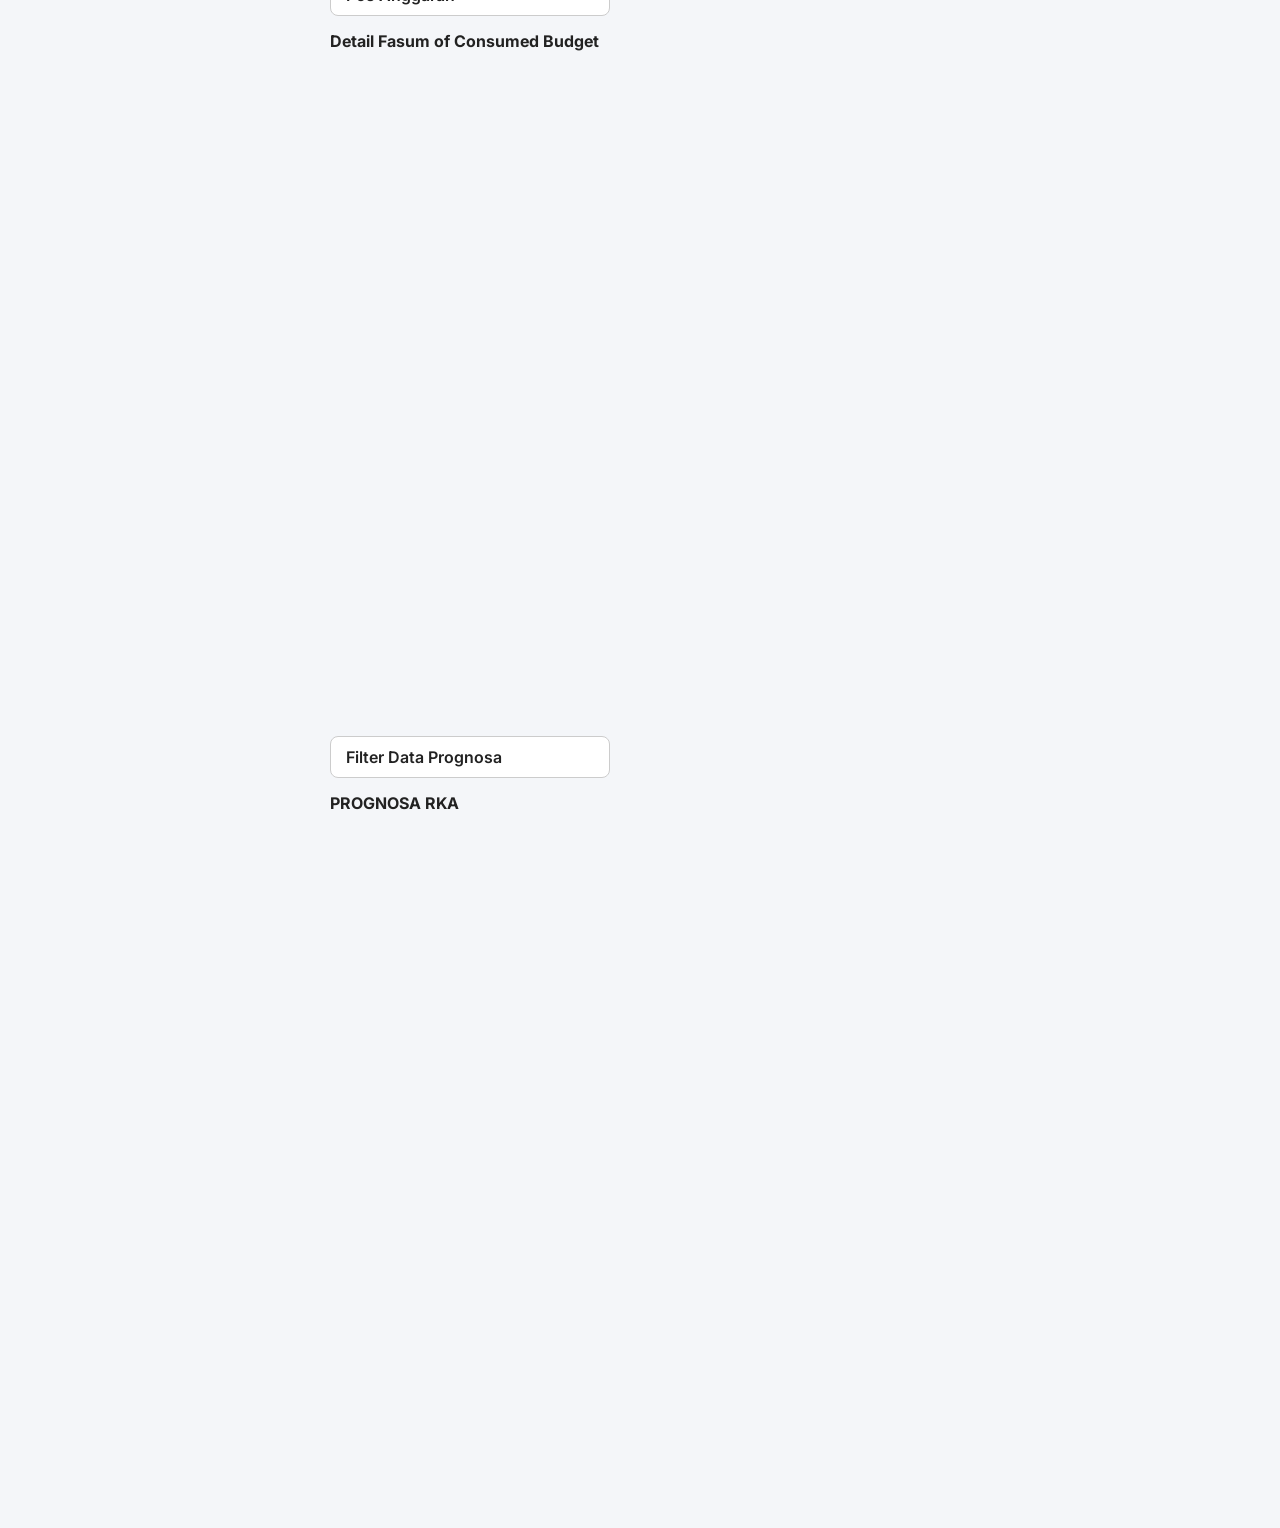
<file: rka.html>
<!DOCTYPE html>
<html lang="en">
<head>
<meta charset="UTF-8">
<meta name="viewport" content="width=device-width, initial-scale=1.0">
<title>RKA | Dashboard OSA</title>

<link href="https://fonts.googleapis.com/css2?family=Inter:wght@400;600;700;800&display=swap" rel="stylesheet">
<script src="https://code.highcharts.com/highcharts.js"></script>
<script src="https://code.highcharts.com/highcharts-3d.js"></script>
<link rel="stylesheet" href="css/style.css">


<!-- SET SHEET -->
<script>
const SHEET_KPI = "RKA";
</script>
<script src="js/data.js"></script>
<script src="js/rka.js" defer></script>

</head>

<body>

<div class="layout">

<!-- ================= SIDEBAR ================= -->
<div class="sidebar" id="sidebar">
    <div class="logo">
        <img src="assets/kai.png" width="120">
    </div>

    <ul>
        <li><a href="home.html">HOME</a></li>
        <li><a href="pelatihan_operasi.html">PELATIHAN OPERASI</a></li>
        <li><a href="pelatihan_safety.html">PELATIHAN SAFETY</a></li>
        <li><a href="pelatihan_security.html">PELATIHAN SECURITY</a></li>
        <li class="active"><a href="rka.html">RKA</a></li>
        <li><a href="diklap.html">DIKLAP</a></li>
        <li><a href="instruktur.html">INSTRUKTUR</a></li>
        <li><a href="kaldik.html">KALDIK</a></li>
        <li><a href="digital_enablement.html">DIGITAL ENABLEMENT</a></li>
    </ul>

    <div class="sidebar-toggle" onclick="toggleSidebar()">
        <span class="arrow">&#8249;</span>
    </div>
</div>


<!-- ================= MAIN ================= -->
<div class="main">

<!-- HEADER -->
<div class="dashboard-header">
    <div class="dashboard-title">
        DASHBOARD OPERATION & SAFETY ACADEMY <br> RKA
    </div>
    <div class="dashboard-hero">
        <img src="assets/operation.png" class="hero-main-img">
    </div>
</div>


<!-- ================= KPI ================= -->
<div class="section-rka">
    <div class="rka-row">

        <!-- RKA 2025 -->
        <div class="rka-item">
            <div class="rka-title">RKA 2025</div>
            <div class="rka-card">
                <p>PENETAPAN RKA 2025</p>
                <h2 id="rka2025">0</h2>
            </div>
        </div>

        <!-- RKA 2026 -->
        <div class="rka-item">
            <div class="rka-title">RKA 2026</div>
            <div class="rka-card">
                <p>PENETAPAN RKA 2026</p>
                <h2 id="rkaSoBaru">0</h2>
                <small id="rkaSoBaruPersen">0%</small>
            </div>
        </div>

        <!-- RELEASE BUDGET -->
        <div class="rka-item">
            <div class="rka-title">RELEASE BUDGET</div>
            <div class="rka-card">
                <p>MASUK</p>
                <h2 id="rkaReleaseBudget">0</h2>
                <small id="rkaReleaseBudgetPersen">0%</small>
            </div>
        </div>

        <!-- CONSUMED BUDGET -->
        <div class="rka-item">
            <div class="rka-title">CONSUMED BUDGET</div>
            <div class="rka-card">
                <p>NILAI</p>
                <h2 id="rkaRealisasi">0</h2>
                <small id="rkaRealisasiPersen">0%</small>
            </div>
        </div>

        <!-- SISA ANGGARAN -->
        <div class="rka-item">
            <div class="rka-title">SISA ANGGARAN</div>
            <div class="rka-card">
                <p>SISA ANGGARAN</p>
                <h2 id="rkaSisa">0</h2>
                <small id="rkaSisaPersen">0%</small>
            </div>
        </div>

    </div>
</div>



<!-- ================= DONUT ================= -->
<div class="section-rka-chart">

    <div class="rka-chart-row">
        <div class="rka-chart-box">
            <h3>RKA 2025</h3>
            <div id="rkaDonut"></div>
        </div>

        <div class="rka-chart-box">
            <h3>Consumed Budget</h3>
            <div id="consumedDonut"></div>
        </div>
    </div>

    <div class="rka-chart-full">
        <h3>PERBANDINGAN BIAYA PELATIHAN</h3>
        <div id="biayaChart" style="height: 550px;"></div>


    </div>

</div>


<!-- ================= DETAIL ================= -->
<div class="section-rka-detail">

    <!-- TB OUT -->
    <div class="multi-select" id="tbFilter">
        <div class="select-box">Pos Anggaran</div>
        <div class="checkbox-list" id="checkboxTb"></div>
    </div>

    <h3>Detail TB OUT of Consumed Budget</h3>
    <div id="tbOutChart" class="rka-chart-detail"></div>


    <!-- PENDIDIKAN -->
    <div class="multi-select" id="pendidikanFilter">
        <div class="select-box">Uraian Biaya</div>
        <div class="checkbox-list" id="checkboxPendidikan"></div>
    </div>

    <h3>Detail Pendidikan of Consumed Budget</h3>
    <div id="pendidikanChart" class="rka-chart-detail"></div>


    <!-- FASUM -->
    <div class="multi-select" id="fasumFilter">
        <div class="select-box">Pos Anggaran</div>
        <div class="checkbox-list" id="checkboxFasum"></div>
    </div>

    <h3>Detail Fasum of Consumed Budget</h3>
    <div id="fasumChart" class="rka-chart-detail"></div>


    <!-- PROGNOSA -->
    <div class="multi-select" id="prognosaFilter">
        <div class="select-box">Filter Data Prognosa</div>
        <div class="checkbox-list" id="checkboxPrognosa"></div>
    </div>

    <h3>PROGNOSA RKA</h3>
    <div id="prognosaChart" class="rka-chart-detail"></div>

</div>


</div>
</div>


<!-- ================= SCRIPT ================= -->
<script>
function toggleSidebar(){
    document.querySelector('.sidebar').classList.toggle('collapsed');
    document.querySelector('.main').classList.toggle('collapsed');

    setTimeout(function(){
        if (typeof resizeCharts === "function") {
            resizeCharts();
        }
    }, 300);
}
</script>

</body>
</html>
</file>
<file: css/style.css>
body{
    overflow-x:hidden;
}

/* =================================
   RESET & GLOBAL

   ================================= */
*{
    margin:0;
    padding:0;
    box-sizing:border-box;
}

body{
    font-family:'Inter', sans-serif;
    background:#f4f6f9;
    color:#222;
}

/* =================================
   LAYOUT
================================= */
.layout{
    min-height:100vh;
}


/* =================================
   SIDEBAR (FIXED & CLEAN)
================================= */
.sidebar{
    position:fixed;
    top:0;
    left:0;
    width: 300px;
    height:100vh;
    background:#1f2a38;
    color:white;
    padding:25px 15px;
    transition:all 0.3s ease;
    display:flex;
    flex-direction:column;
    align-items:center;
    overflow:hidden;
    z-index:100;
}

/* COLLAPSE */
.sidebar.collapsed{
    width:120px;
}

/* LOGO */
.sidebar .logo{
    width:100%;
    display:flex;
    justify-content:center;
    align-items:center;
    margin-bottom:30px;
}

.sidebar .logo img{
    max-width:150px;
    height:auto;
    transition:0.3s;
}

/* Logo mengecil saat collapse */
.sidebar.collapsed .logo img{
    max-width:45px;
}

.sidebar ul{
    list-style:none;
    width:100%;
    display:flex;
    flex-direction:column;
    justify-content:flex-start;
    gap:12px;              /* jarak antar menu */
    flex:1;
}

.sidebar li{
    padding:16px 20px;     /* lebih tinggi */
    border-radius:12px;
    cursor:pointer;
    font-size:12px;        /* FONT DIBESARKAN */
    font-weight:600;       /* lebih tegas */
    letter-spacing:0.5px;
    transition:0.2s;
}

.sidebar li:hover{
    background:#2e3f55;
}

.sidebar li.active{
    background:#4657b1;
}

/* Hide text saat collapse */
.sidebar.collapsed li{
    font-size:0;
    text-align:center;
}

.sidebar.collapsed li::before{
    content:"•";
    font-size:18px;
}

/* =================================
   MAIN CONTENT
================================= */
.main{
    margin-left:300px;
    padding:30px;
    transition:0.3s;
    width:calc(100% - 300px);
}




/* =================================
   TOGGLE BUTTON
================================= */
.toggle-btn{
    background:#4657b1;
    color:white;
    border:none;
    padding:8px 14px;
    border-radius:8px;
    cursor:pointer;
    margin-bottom:20px;
    font-weight:600;
    transition:0.2s;
}

.toggle-btn:hover{
    background:#3243a8;
}

/* =================================
   HEADER
================================= */
.top-header{
    display:grid;
    grid-template-columns: repeat(6, 1fr);
    margin-bottom:20px;
    align-items:center;
}

.top-header h1{
    font-size:42px;
    font-weight:800;
}

/* PELATIHAN di tengah 4 card pertama */
.top-header h1:first-child{
    grid-column: 1 / span 4;
    text-align:center;
}

/* PESERTA di tengah 2 card terakhir */
.top-header .right{
    grid-column: 5 / span 2;
    text-align:center;
    color:#4657b1;
}


.top-header h1{
    font-size:42px;
    font-weight:800;
}

.top-header .right{
    color:#4657b1;
}

/* =================================
   KPI SECTION
================================= */
.kpi-wrapper{
    display:grid;
    grid-template-columns:repeat(6,1fr);
    gap:20px;
    margin-bottom:40px;
}


.card{
    padding:20px;
    border-radius:16px;
    color:white;
    box-shadow:0 10px 25px rgba(0,0,0,0.08);
    transition:0.2s;
}

.card:hover{
    transform:translateY(-4px);
}

.card h4{
    font-size:13px;
    font-weight:600;
    opacity:0.9;
}

.card h2{
    font-size:32px;
    margin:8px 0;
    font-weight:800;
}

.card p{
    font-size:14px;
    font-weight:600;
}

/* PROGRESS BAR */
.progress{
    height:8px;
    background:rgba(255,255,255,0.3);
    border-radius:10px;
    margin-top:8px;
    overflow:hidden;
}

.progress div{
    height:100%;
    background:#f4f4d2;
    border-radius:10px;
}

/* CARD COLORS */
.teal{
    background:linear-gradient(135deg,#1f7e8a,#145e67);
}

.magenta{
    background:linear-gradient(135deg,#8c0f4d,#5f0933);
}

.blue{
    background:linear-gradient(135deg,#4657b1,#2e3fa0);
}

/* =================================
   SECTION TITLE
================================= */
.section-title{
    background:#d8dcc7;
    padding:14px 18px;
    font-size:22px;
    font-weight:700;
    border-radius:10px;
    margin-bottom:25px;
}

/* =================================
   BOX CONTAINER
================================= */
.highlight-wrapper{
    display:grid;
    grid-template-columns:1fr 1fr;
    gap:30px;
    margin-bottom:40px;
}

.box{
    background:white;
    padding:25px;
    border-radius:16px;
    box-shadow:0 10px 25px rgba(0,0,0,0.06);
    transition:0.2s;
}

.box:hover{
    transform:translateY(-4px);
}

.box h3{
    font-size:15px;
    margin-bottom:20px;
    color:#e84b19;
    font-weight:700;
}

.full{
    margin-bottom:40px;
}

.double-box{
    display:grid;
    grid-template-columns: repeat(auto-fit, minmax(400px, 1fr));
    gap:30px;
}


/* =================================
   CHART FIX
================================= */
canvas{
    width:100% !important;
    height:340px !important;
}

/* =================================
   SCROLLBAR
================================= */
::-webkit-scrollbar{
    width:8px;
}

::-webkit-scrollbar-track{
    background:#1f2a38;
}

::-webkit-scrollbar-thumb{
    background:#4657b1;
    border-radius:10px;
}

/* =================================
   RESPONSIVE
================================= */
@media(max-width:1400px){
    .kpi-wrapper{
        grid-template-columns:repeat(3,1fr);
    }
}

@media(max-width:900px){

}
/* ============================= */
/* SIDEBAR TOGGLE BAWAH KANAN */
/* ============================= */

.sidebar-toggle{
    position:absolute;
    bottom:0;
    right:0;
    width:60px;
    height:60px;
    background:#243244;
    display:flex;
    align-items:center;
    justify-content:center;
    cursor:pointer;
}

/* GARIS FULL LEBAR */
.sidebar::after{
    content:"";
    position:absolute;
    bottom:60px;   /* tepat di atas toggle */
    left:0;
    width:100%;
    height:1px;
    background:rgba(255,255,255,0.15);
}


/* Panah */
.arrow{
    font-size:22px;
    color:white;
}


.sidebar.collapsed .arrow{
    transform:rotate(180deg);
    transition:0.3s;
}


/* =================================
   DASHBOARD HEADER TAMBAHAN
================================= */

.dashboard-header{
    margin-bottom:40px;
}

.dashboard-title{
    background:#6d6d6d;
    color:white;
    text-align:center;
    padding:18px;
    font-weight:700;
    font-size:20px;
    letter-spacing:1px;
    border-radius:8px 8px 0 0;
}


.dashboard-hero{
    background:#ececec;
    padding:40px 60px;
    display:flex;
    align-items:center;
    gap:60px;
}

/* Gambar utama sekarang di kiri */
.hero-main-img{
    height:120px;
    opacity:1; /* FULL VISIBLE */
}

/* Text kanan */
.hero-text h2{
    color:#f26a1b;
    font-size:34px;
    font-weight:800;
}

.hero-text p{
    margin-top:8px;
    color:#444;
    font-size:16px;
}


.hero-right h2{
    color:#f26a1b;
    font-size:32px;
    font-weight:800;
}

.hero-right p{
    margin-top:8px;
    color:#444;
    font-size:16px;
}
/* =================================
   SIDEBAR COLLAPSE FIX
================================= */

.main.collapsed{
    margin-left:120px;
    width:calc(100% - 120px);
}




/* ============================= */
/* FIX GRID AGAR SELALU RATA    */
/* ============================= */

.highlight-wrapper,
.double-box{
    width:100%;
}

.box,
.full,
.chart-box{
    width:100%;
}

.highcharts-container{
    width:100% !important;
}
.chart-box{
    overflow:visible;   /* ganti dari hidden ke visible */
    position:relative;
}

.sidebar a{
    text-decoration:none;
    color:inherit;
    display:block;
    width:100%;
}

.sidebar li.active a{
    color:white;
}
/* SIDEBAR KHUSUS PELATIHAN OPERASI */
.sidebar-operasi{
    background:#16202c;
}

.sidebar-operasi .sidebar-section-title{
    font-size:12px;
    letter-spacing:1px;
    font-weight:700;
    color:#9aa7b5;
    margin-bottom:20px;
    padding-left:10px;
}
.sidebar a{
    text-decoration:none;
    color:inherit;
    display:block;
    width:100%;
}

/* bagian pelatihan */
/* KPI DUAL */
.kpi-dual{
    display:grid;
    grid-template-columns:1fr 1fr;
    gap:120px;
    margin-bottom:30px;
}

.kpi-row{
    display:flex;
    gap:30px;
}

.kpi-item{
    flex:1;
}

.kpi-label{
    font-weight:700;
    margin-bottom:8px;
    font-size:14px;
}

.kpi-item .card{
    padding:20px;
}/* Samakan ukuran semua KPI card */
.kpi-dual .card{
    height:120px;          /* tinggi fix */
    display:flex;
    flex-direction:column;
    justify-content:center;
}

.kpi-dual .card h2{
    font-size:30px;
}

.kpi-dual .card p,
.kpi-dual .card small{
    font-size:13px;
    margin:2px 0 0;
}
/* Bikin isi tiap sisi center */
.kpi-dual > div{
    display:flex;
    flex-direction:column;
    align-items:center;
}

/* Kecilkan lebar row supaya judul tepat di tengah */
.kpi-row{
    display:flex;
    gap:30px;
    width:85%;          /* ini kuncinya */
}

/* Label center */
.kpi-label{
    text-align:center;
}

/* =======================================================
   GLOBAL SHARED LAYOUT (OPERASI & SECURITY)
======================================================= */

.page-operasi .top-header,
.page-security .top-header{
    display:flex;
    justify-content:center;
    gap:120px;
    margin-bottom:30px;
}

.page-operasi .top-header h1,
.page-security .top-header h1{
    width:50%;
    text-align:center;
    font-size:48px;
    font-weight:800;
}

.page-operasi .kpi-dual > div,
.page-security .kpi-dual > div{
    display:flex;
    flex-direction:column;
    align-items:center;
}

.page-operasi .kpi-row,
.page-security .kpi-row{
    display:flex;
    gap:30px;
    justify-content:center;
    width:100%;
}

.page-operasi .top-header .right,
.page-security .top-header .right{
    text-align:center;
}


/* =======================================================
   SECTION TITLE
======================================================= */

.section-title-green{
    background:#cfd3bb;
    padding:20px 30px;
    font-size:28px;
    font-weight:700;
    margin:40px 0 20px;
}


/* =======================================================
   FILTER
======================================================= */

.filter-wrapper{
    margin:25px 0;
}

.filter-wrapper select{
    padding:12px 20px;
    border-radius:8px;
    border:1px solid #ccc;
    min-width:300px;
    font-size:16px;
}

.filter-wrapper input[type="file"]{
    margin-bottom:15px;
}


/* =======================================================
   CHART SECTION
======================================================= */

.page-operasi .chart-section,
.page-security .chart-section{
    background:#f4f6f9;
    border:2px solid #3f9aa6;
    border-radius:30px;
    padding:30px;
    margin:30px auto;
    width:95%;
}

.chart-section h3{
    color:#197d8a;
    margin-bottom:20px;
    font-weight:700;
}

.double-chart-wrapper{
    display:grid;
    grid-template-columns:1fr 1fr;
    gap:40px;
    margin-top:40px;
}

.chart-box{
    background:white;
    padding:20px;
    border-radius:16px;
    box-shadow:0 10px 25px rgba(0,0,0,0.06);
}


/* =======================================================
   PERLEBAR CHART (OPERASI & SECURITY)
======================================================= */

#operasiChart,
#pesertaOperasiChart,
#securityChart,
#pesertaSecurityChart{
    width:100% !important;
    min-height:650px;
}


/* =======================================================
   MULTI SELECT DROPDOWN
======================================================= */

.multi-select{
    position:relative;
    width:400px;
    margin-top:0;
}

.select-box{
    background:white;
    padding:12px 18px;
    border-radius:10px;
    border:1px solid #ccc;
    cursor:pointer;
    font-weight:600;
}

.checkbox-list{
    position:absolute;
    top:110%;
    left:0;
    width:100%;
    background:white;
    border-radius:10px;
    box-shadow:0 10px 25px rgba(0,0,0,0.2);
    max-height:320px;
    overflow-y:auto;
    display:none;
    padding:15px;
    z-index:999;
}

.checkbox-list input[type="text"]{
    width:100%;
    padding:8px;
    margin-bottom:10px;
    border:1px solid #ccc;
    border-radius:6px;
    font-size:13px;
}

.checkbox-list label{
    display:flex;
    align-items:flex-start;
    gap:8px;
    margin-bottom:10px;
    font-size:13px;
    line-height:1.3;
    cursor:pointer;
}

.checkbox-list input{
    margin-top:3px;
    flex-shrink:0;
    width:16px;
    height:16px;
}




/* ================================= */
/* KHUSUS PELATIHAN SAFETY */
/* ================================= */

.page-safety .top-header{
    display:flex;
    justify-content:center;
    gap:120px;
    margin-bottom:30px;
}

.page-safety .top-header h1{
    width:50%;
    text-align:center;
    font-size:48px;
    font-weight:800;
}

.page-safety .top-header .right{
    text-align:center;
    color:#4657b1;
}

/* Samakan posisi KPI seperti Operasi */
.page-safety .kpi-dual > div{
    display:flex;
    flex-direction:column;
    align-items:center;
}

.page-safety .kpi-row{
    display:flex;
    gap:30px;
    justify-content:center;
    width:100%;
}

/* Perlebar chart safety */
.page-safety .chart-section{
    width:95%;
    margin:30px auto;
}

#safetyChart,
#pesertaSafetyChart{
    width:100% !important;
    min-height:650px;
}
.box{
    overflow:visible;
}
.highcharts-container {
    overflow: visible !important;
}
.table-wrapper {
    overflow-x: auto;
}

.data-table {
    width: 100%;
    border-collapse: collapse;
    margin-top: 15px;
    font-size: 14px;
}

.data-table th {
    background: #e9eef3;
    padding: 10px;
    text-align: left;
    font-weight: 700;
    border-bottom: 2px solid #ccc;
}

.data-table td {
    padding: 10px;
    border-bottom: 1px solid #ddd;
}

.data-table tr:hover {
    background: #f5f7fa;
}

/* ================= RKA FIX SMALL ================= */

.section-rka {
    margin: 40px 0;
}

.rka-row {
    display: flex;
    gap: 18px;
    margin-top: 30px;
    flex-wrap: nowrap;   /* tetap 1 baris */
}

/* tiap item */
.rka-item {
    flex: 1;
    text-align: center;
}

/* judul atas */
.rka-title {
    font-weight: 700;
    margin-bottom: 8px;
    font-size: 13px;
}

/* card */
.rka-card {
    background: linear-gradient(135deg, #1e7f88, #2f9da5);
    color: #fff;
    padding: 14px 12px;     /* 🔥 lebih kecil */
    border-radius: 12px;
    height: 95px;           /* 🔥 kecilin tinggi */
    display: flex;
    flex-direction: column;
    justify-content: center;
}

/* teks kecil */
.rka-card p {
    margin: 0;
    font-size: 11px;
    opacity: 0.9;
}

/* angka besar */
.rka-card h2 {
    font-size:32px;
    font-weight:800;
    margin:8px 0;
}

/* persen */
.rka-card small {
    font-size: 11px;
    color: white;
}

/* =====================================
   RKA CHART SECTION
===================================== */

.section-rka-chart {
    margin-top: 50px;
}

/* 2 chart sejajar */
/* ============================= */
/* RKA CHART GRID FIX RESPONSIVE */
/* ============================= */

.rka-chart-row{
    display: grid;
    grid-template-columns: repeat(auto-fit, minmax(420px, 1fr));
    gap: 30px;
    margin-bottom: 30px;
}


/* Box chart */
.rka-chart-box {
    flex: 1;
    background: #f8fbfc;
    border: 2px solid #2f9da5;
    border-radius: 18px;
    padding: 25px;
    transition: 0.2s ease;
}

.rka-chart-box:hover {
    transform: translateY(-4px);
    box-shadow: 0 10px 25px rgba(0,0,0,0.05);
}

/* Judul chart kecil */
.rka-chart-box h3 {
    margin-bottom: 20px;
    font-size: 15px;
    font-weight: 700;
    color: #197d8a;
}

/* Chart tinggi fix supaya tidak kosong */
.rka-chart-box div {
    width: 100%;
    height: 320px;
}

/* Chart full width (perbandingan biaya) */
.rka-chart-full {
    margin-top: 30px;
    background: #f8fbfc;
    border: 2px solid #2f9da5;
    border-radius: 18px;
    padding: 25px;
    transition: 0.2s ease;
}

.rka-chart-full:hover {
    transform: translateY(-4px);
    box-shadow: 0 10px 25px rgba(0,0,0,0.05);
}

.rka-chart-full h3 {
    margin-bottom: 20px;
    font-size: 16px;
    font-weight: 700;
    color: #197d8a;
}

.rka-chart-full div {
    width: 100%;
    height: 380px;
}


/* =====================================
   DETAIL SECTION
===================================== */

.section-rka-detail {
    margin-top: 60px;
}

/* Detail chart box */
.rka-chart-detail{
    width:100%;
    min-height:650px;   /* 🔥 tambah ini */
}


/* Dropdown filter */
.rka-filter {
    margin: 20px 0 30px;
}

.rka-filter select {
    padding: 10px 14px;
    border-radius: 10px;
    border: 1px solid #ccc;
    font-size: 13px;
    background: white;
    cursor: pointer;
}

/* Badge SOURCE DATA */
.source-badge {
    display: inline-block;
    background: linear-gradient(135deg,#d18ce0,#b47cd6);
    color: #fff;
    padding: 8px 24px;
    border-radius: 30px;
    font-weight: 600;
    margin: 30px 0 10px;
    font-size: 13px;
}


/* =====================================
   HIGHCHART FIX
===================================== */

.highcharts-container {
    width: 100% !important;
}

.highcharts-figure,
.highcharts-data-table table {
    min-width: 100%;
}


/* =====================================
   RESPONSIVE
===================================== */

@media (max-width: 1200px) {

    .rka-chart-row {
        flex-direction: column;
    }

    .rka-chart-box {
        width: 100%;
    }

    .rka-chart-full div {
        height: 320px;
    }

    .rka-chart-box div {
        height: 300px;
    }

}

@media (max-width: 768px) {

    .rka-chart-full div {
        height: 280px;
    }

    .rka-chart-box div {
        height: 260px;
    }

}
/* ================= DETAIL SECTION SPACING ================= */

.section-rka-detail h3{
    margin-top: 45px;
    margin-bottom: 18px;
    font-size: 16px;
    font-weight: 700;
}

.rka-chart-detail{
    height: 350px;
    margin-bottom: 35px;
}

/* filter biar rapi */
.rka-filter{
    margin: 10px 0 30px;
}

/* checkbox dropdown */
.multi-select{
    position: relative;
    width: 300px;
    margin: 26px 0 25px;
}

.select-box{
    background:white;
    padding:10px 15px;
    border-radius:8px;
    border:1px solid #ccc;
    cursor:pointer;
    font-weight:600;
}

.checkbox-list{
    position:absolute;
    top:110%;
    left:0;
    width:100%;
    background:white;
    border-radius:8px;
    box-shadow:0 8px 20px rgba(0,0,0,0.15);
    display:none;
    padding:15px;
    z-index:99;
}

.checkbox-list label{
    display:block;
    margin-bottom:8px;
    font-size:13px;
    cursor:pointer;
}
/* ============================= */
/* RAPIKAN FILTER DETAIL RKA */
/* ============================= */

.section-rka-detail {
    margin-top: 40px;
}

.section-rka-detail h3 {
    margin: 15px 0 10px;   /* jarak judul ke chart */
    font-size: 16px;
}

/* kecilkan jarak filter */
.section-rka-detail .multi-select {
    width: 280px;          /* jangan terlalu lebar */
    margin: 10px 0 5px;    /* rapetin jarak atas bawah */
}

/* rapetin chart */
.rka-chart-detail {
    height: 320px;
    margin-bottom: 25px;
}
.sidebar-toggle{
    position: absolute;
    bottom: 0;
    right: 0;
    width: 60px;
    height: 60px;
    background:#243244;
    display:flex;
    align-items:center;
    justify-content:center;
    cursor:pointer;
    z-index: 9999;   /* 🔥 penting */
}

.rka-card{
    box-shadow:0 8px 20px rgba(0,0,0,0.08);
    transition: all 0.25s cubic-bezier(.4,0,.2,1);
    cursor:pointer;
}

.rka-card:hover{
    transform:translateY(-6px);
    box-shadow:0 15px 35px rgba(0,0,0,0.12);
}
.highcharts-tooltip span {
    width: auto !important;
    max-width: 240px !important;
}

/* pastikan dropdown di atas chart */
#pendidikanFilter,
#tbFilter{
    position: relative;
    z-index: 9999;
}

.checkbox-list{
    z-index: 10000 !important;
}

.highcharts-container{
    z-index: 1 !important;
}


/* ============================
   DIKLAP PAGE ONLY
============================ */

.page-diklap{
    background:#f5f7fa;
}

/* ================= CHART SECTION ================= */

/* =====================================
   DIKLAP GRID FIX (SUPAYA TIDAK NANGKUT)
===================================== */

.page-diklap .diklap-chart-row{
    display: grid;
    grid-template-columns: repeat(auto-fit, minmax(420px, 1fr));
    gap: 30px;
    margin-top: 50px;
}

.page-diklap .diklap-chart-box{
    width: 100%;
}


.page-diklap .diklap-chart-box{
    flex:1;
    background:#ffffff;
    border:2px solid #2f9da5;
    border-radius:30px;
    padding:35px;
    transition:0.25s ease;
}

.page-diklap .diklap-chart-box:hover{
    transform:translateY(-4px);
    box-shadow:0 12px 25px rgba(0,0,0,0.06);
}

.page-diklap .diklap-chart-box h3{
    font-size:18px;
    font-weight:700;
    margin-bottom:25px;
}

.page-diklap #mandatoryChart,
.page-diklap #pesertaDiklapChart{
    height:380px;
}

/* ================= FILTER ================= */

.page-diklap .filter-wrapper{
    margin-top:40px;
}

.page-diklap .multi-select{
    position:relative;
    width:320px;
}

.page-diklap .checkbox-list{
    position:absolute;
    top:110%;
    left:0;
    width:100%;
    background:#ffffff;
    border-radius:12px;
    box-shadow:0 10px 25px rgba(0,0,0,0.15);
    display:none;
    padding:15px;
    z-index:99;
}

/* ================= DETAIL SECTION ================= */

.page-diklap .chart-section{
    margin-top:45px;
    background:#ffffff;
    border:2px solid #2f9da5;
    border-radius:30px;
    padding:35px;
}

.page-diklap .chart-section h3{
    font-size:18px;
    font-weight:700;
    margin-bottom:25px;
}

.page-diklap #detailDiklapChart{
    height:600px;
}

/* ================= RESPONSIVE ================= */

@media (max-width:1200px){
    .page-diklap .diklap-chart-row{
        flex-direction:column;
    }
}
/* ===============================
   FIX CHECKBOX TERTUTUP CHART
================================= */

.page-diklap .multi-select{
    position: relative;
    z-index: 9999;
}

.page-diklap .checkbox-list{
    position: absolute;
    z-index: 10000;
}

.page-diklap .highcharts-container{
    position: relative !important;
    z-index: 1 !important;
}
.page-diklap .diklap-chart-box{
    position: relative;
    z-index: 1;
}
/* ============================= */
/* FIX HIGHCHART BLOCK CLICK */
/* ============================= */

.page-diklap .highcharts-container,
.page-diklap .highcharts-root {
    pointer-events: auto;
}

.page-diklap .checkbox-list {
    position: absolute;
    z-index: 999999 !important;
}

.page-diklap .multi-select {
    position: relative;
    z-index: 999999 !important;
}
/* Paksa chart tidak menimpa area filter */
.page-diklap #detailDiklapChart {
    position: relative;
    z-index: 1;
}
@media (max-width:1200px){
    .page-diklap .diklap-chart-row{
        grid-template-columns: 1fr;
    }
}
/* ============================
   INSTRUKTUR PAGE ONLY
============================ */

.page-instruktur{
    background:#f5f7fa;
    font-family:'Inter', sans-serif;
}

/* ================= KPI STRIP ================= */

.page-instruktur .instruktur-kpi-strip{
    display:grid;
    grid-template-columns: repeat(auto-fit, minmax(150px, 1fr));
    gap:20px;
    margin-top:30px;
}

.page-instruktur .instruktur-kpi-card{
    background:linear-gradient(135deg,#1f7f84,#2f9da5);
    color:white;
    border-radius:16px;
    padding:18px;
    text-align:center;
    transition:0.25s ease;
    cursor:pointer;
}

.page-instruktur .instruktur-kpi-card.total{
    background:linear-gradient(135deg,#2f9da5,#2f9da5);
}

/* font samakan */
.page-instruktur .instruktur-kpi-card p{
    font-size:13px;
    font-weight:700;
    letter-spacing:0.5px;
}

.page-instruktur .instruktur-kpi-card h3{
    font-size:26px;
    font-weight:800;
    margin-top:8px;
}

/* hover notice effect */
.page-instruktur .instruktur-kpi-card:hover{
    transform:translateY(-6px);
    box-shadow:0 15px 30px rgba(0,0,0,0.12);
}

/* ================= CHART SECTION ================= */

.page-instruktur .chart-section{
    margin-top:40px;
    background:#ffffff;
    border:2px solid #2f9da5;
    border-radius:25px;
    padding:30px;
}

.page-instruktur .chart-section h3{
    font-weight:700;
    margin-bottom:20px;
}

/* ================= FILTER ================= */

.page-instruktur .filter-wrapper{
    margin-top:25px;
}

.page-instruktur .multi-select{
    position:relative;
    width:260px;
}

.page-instruktur .select-box{
    background:white;
    padding:10px 15px;
    border-radius:10px;
    border:1px solid #ccc;
    cursor:pointer;
    font-weight:600;
}

.page-instruktur .checkbox-list{
    position:absolute;
    top:110%;
    left:0;
    width:100%;
    background:#ffffff;
    border-radius:12px;
    box-shadow:0 10px 25px rgba(0,0,0,0.15);
    display:none;
    padding:15px;
    z-index:9999;
}

.page-instruktur .checkbox-list label{
    display:block;
    margin-bottom:8px;
    font-size:13px;
    cursor:pointer;
}
.page-instruktur .multi-select{
    position:relative;
    z-index:9999;
}

.page-instruktur .checkbox-list{
    position:absolute;
    z-index:10000;
}

.page-instruktur .highcharts-container{
    z-index:1 !important;
}
/* Pastikan filter di atas semua */
.page-instruktur .filter-wrapper{
    position: relative;
    z-index: 9999;
}

/* Dropdown paling atas */
.page-instruktur .checkbox-list{
    position: absolute;
    z-index: 10000;
}

/* Chart jangan ganggu klik */
.page-instruktur .chart-section{
    position: relative;
    z-index: 1;
}

/* Highcharts jangan ambil layer atas */
.page-instruktur .highcharts-container{
    position: relative !important;
    z-index: 1 !important;
}


/* ============================
   KALDIK PAGE ONLY
============================ */

.page-kaldik{
    background:#f5f7fa;
    font-family:'Inter', sans-serif;
}

/* ================= HERO WRAPPER ================= */

.page-kaldik .kaldik-hero-wrapper{
    margin-top:50px;
    display:flex;
    justify-content:center;
}

/* ================= HERO CARD ================= */

.page-kaldik .kaldik-hero-card{
    background:#ffffff;
    border-radius:25px;
    padding:40px;
    text-align:center;
    width:100%;
    max-width:900px;
    box-shadow:0 15px 35px rgba(0,0,0,0.06);
    transition:0.3s ease;
}

.page-kaldik .kaldik-hero-card:hover{
    transform:translateY(-6px);
    box-shadow:0 20px 45px rgba(0,0,0,0.1);
}

/* ================= BANNER ================= */

.page-kaldik .kaldik-banner{
    max-width:500px;
    width:100%;
    margin-bottom:35px;
}

/* ================= LINK ================= */

.page-kaldik .kaldik-link{
    font-size:22px;
    font-weight:800;
    text-decoration:none;
    color:#7b2bd1;
    display:inline-block;
    transition:0.25s ease;
}

.page-kaldik .kaldik-link:hover{
    color:#5a1fa3;
    text-decoration:underline;
}



.page-digital{
    background:#f5f7fa;
}

/* Wrapper tengah */
.digital-wrapper{
    margin-top:50px;
    display:flex;
    flex-direction:column;
    align-items:center;
    gap:50px;
}

/* Card umum */
.digital-card{
    background:#ffffff;
    padding:30px;
    border-radius:25px;
    box-shadow:0 10px 30px rgba(0,0,0,0.08);
    transition:0.3s ease;
    width:80%;
    max-width:900px;
    text-align:center;
}

.digital-card:hover{
    transform:translateY(-8px);
    box-shadow:0 20px 40px rgba(0,0,0,0.12);
}

/* Gambar default */
.digital-banner{
    width:100%;
    max-width:800px;
}

/* SIMONTOKS lebih kecil */
.digital-card.small{
    max-width:500px;
}

.small-img{
    max-width:350px;
}

/* LINK DETAIL */
.digital-detail-link{
    margin-top:20px;
    font-size:20px;
    font-weight:700;
    color:#7b2cbf;
    text-decoration:underline;
    transition:0.3s ease;
}

.digital-detail-link:hover{
    color:#5a189a;
    transform:translateY(-3px);
}

/* Responsive */
@media(max-width:768px){
    .digital-card{
        width:95%;
        padding:20px;
    }
}


/* =====================================================
   LOGIN PAGE ONLY 🔥 (AMAN TANPA KONFLIK DASHBOARD)
===================================================== */

.login-page{
    height:100vh;
    background:linear-gradient(135deg, #141e30, #243b55);
    display:flex;
    align-items:center;
    justify-content:center;
}

/* CONTAINER */
.login-page .container{
    width:100%;
    padding:20px;
}

/* CARD */
.login-page .card{
    background:white;
    border-radius:22px;
    padding:28px;
    box-shadow:0 25px 70px rgba(0,0,0,0.35);
    animation:loginFade 0.35s ease;

    max-width:520px;
    margin:auto;
}

/* ANIMASI */
@keyframes loginFade{
    from{opacity:0; transform:translateY(10px);}
    to{opacity:1; transform:translateY(0);}
}

/* HEADER */
.login-page .header{
    text-align:center;
    margin-bottom:18px;
}

.login-page .header h1{
    font-size:20px;
    font-weight:800;
    color:#2f80ed;
}

.login-page .header p{
    margin-top:4px;
    font-size:13px;
    color:#636e72;
}

/* LOGO */
.login-page .logo-area{
    display:flex;
    justify-content:space-between;
    align-items:center;
    margin:10px 0 18px;
}

.login-page .logo-area img{
    height:34px;
    width:auto;
    object-fit:contain;
}

/* FIELD */
.login-page .field{
    margin-top:14px;
}

.login-page .field label{
    font-size:13px;
    font-weight:600;
    color:#2d3436;
}

/* INPUT */
.login-page input{
    width:100%;
    margin-top:6px;
    padding:10px;
    border-radius:10px;
    border:1px solid #dfe6e9;
    font-size:13px;
    transition:0.2s;
}

.login-page input:focus{
    outline:none;
    border-color:#2f80ed;
    box-shadow:0 0 0 3px rgba(47,128,237,0.12);
}

/* INPUT GROUP */
.login-page .input-group{
    position:relative;
    margin-top:6px;
}

.login-page .input-group input{
    padding-right:35px;
}

/* ICON */
.login-page .icon{
    position:absolute;
    right:10px;
    top:50%;
    transform:translateY(-50%);
    font-size:16px;
    font-weight:bold;
}

.login-page .input-group.valid .icon{
    color:#00b894;
}

.login-page .input-group.valid .icon::after{
    content:"✔";
}

.login-page .input-group.invalid .icon{
    color:#d63031;
}

.login-page .input-group.invalid .icon::after{
    content:"✖";
}

/* BUTTON */
.login-page .nav{
    margin-top:22px;
    display:flex;
}

.login-page button{
    width:100%;
    padding:12px;
    border:none;
    border-radius:10px;
    background:#2f80ed;
    color:white;
    font-size:13px;
    font-weight:600;
    cursor:pointer;
    transition:0.2s;
}

.login-page button:hover{
    transform:translateY(-1px);
    box-shadow:0 8px 18px rgba(47,128,237,0.35);
}

/* ERROR */
.login-page #errorMsg{
    margin-top:12px;
    text-align:center;
    color:#d63031;
    font-size:13px;
    font-weight:600;
}

/* RESPONSIVE */
@media(max-width:768px){

    .login-page .card{
        max-width:95%;
    }
}
</file>
